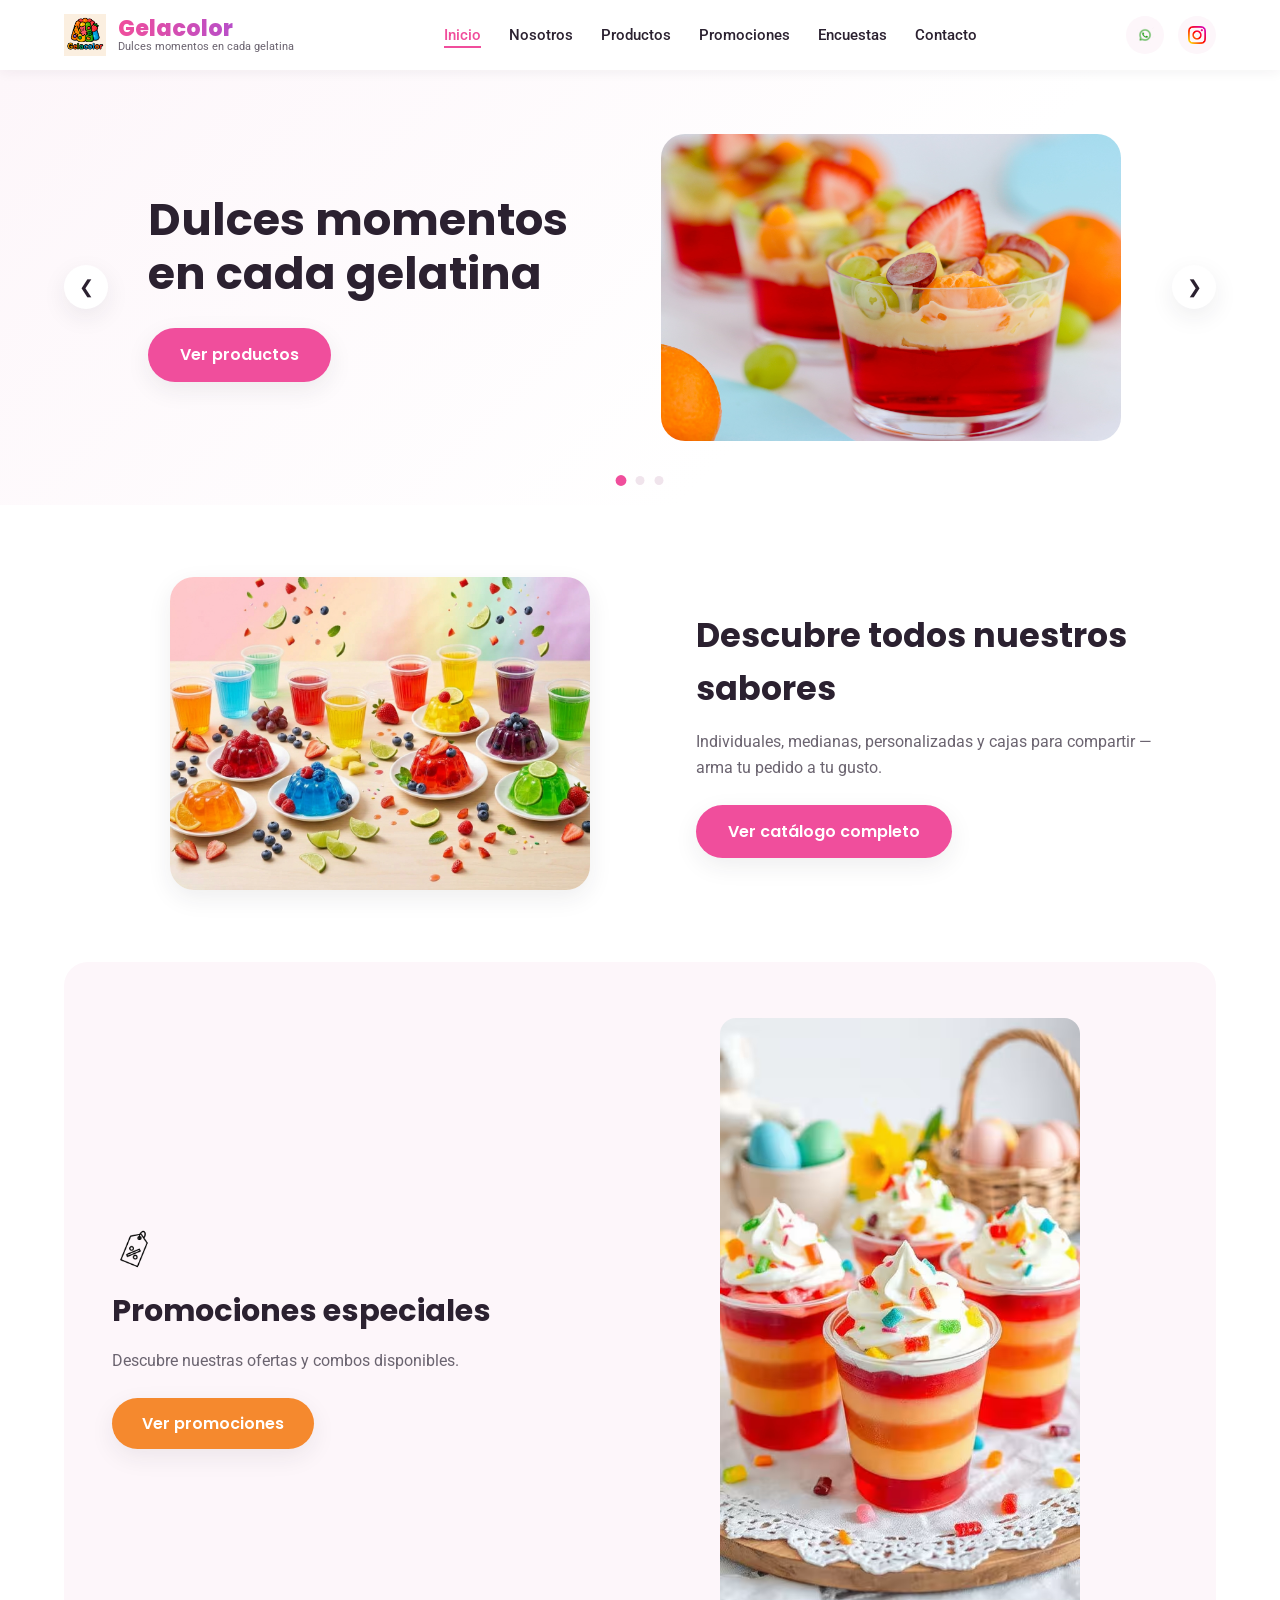
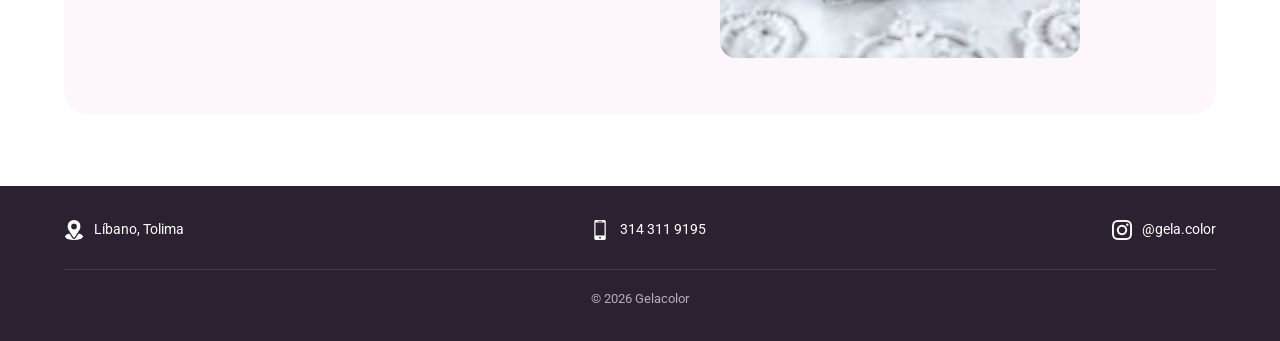
<file: index.html>
<!DOCTYPE html>
<html lang="es">
<head>
  <meta charset="UTF-8">
  <meta name="viewport" content="width=device-width, initial-scale=1.0">
  <title>Gelacolor - Dulces momentos en cada gelatina</title>
  <link rel="icon" type="image/png" href="img/logo.png">
  <link rel="stylesheet" href="style.css">
</head>
<body>

  <!-- ===================== HEADER / NAVBAR ===================== -->
  <header class="header">
    <div class="header__logo-container">
      <!-- IMAGEN: Ícono/logo de gelatina de Gelacolor (ej. logo-gelacolor.png) -->
      <img src="img/logo.png" alt="Logo Gelacolor" class="header__logo-icon">
      <div class="header__brand">
        <a href="index.html" class="header__logo-text">Gelacolor</a>
        <span class="header__slogan">Dulces momentos en cada gelatina</span>
      </div>
    </div>

    <nav class="nav-menu">
      <ul class="nav-menu__list">
        <li class="nav-menu__item"><a href="#inicio" class="nav-menu__link">Inicio</a></li>
        <li class="nav-menu__item"><a href="nosotros.html" class="nav-menu__link">Nosotros</a></li>
        <li class="nav-menu__item"><a href="productos.html" class="nav-menu__link">Productos</a></li>
        <li class="nav-menu__item"><a href="#promociones" class="nav-menu__link">Promociones</a></li>
        <li class="nav-menu__item"><a href="encuestas.html" class="nav-menu__link">Encuestas</a></li>
        <li class="nav-menu__item"><a href="contacto.html" class="nav-menu__link">Contacto</a></li>
      </ul>
    </nav>

    <button class="header__menu-toggle" aria-label="Abrir menú" aria-expanded="false">
      <span class="header__menu-toggle-bar"></span>
      <span class="header__menu-toggle-bar"></span>
      <span class="header__menu-toggle-bar"></span>
    </button>

    <div class="header__social-icons">
      <!-- IMAGEN: Ícono de WhatsApp (ej. icon-whatsapp.svg) -->
      <a href="https://wa.me/573143119195" class="header__social-link" aria-label="WhatsApp" target="_blank" rel="noopener">
        <img src="img/icon-whats.png" alt="WhatsApp" class="header__social-icon">
      </a>
      <!-- IMAGEN: Ícono de Instagram (ej. icon-instagram.svg) -->
      <a href="https://www.instagram.com/gela.color/" class="header__social-link" aria-label="Instagram" target="_blank" rel="noopener">
        <img src="img/icon-ig.png " alt="Instagram" class="header__social-icon">
      </a>
    </div>
  </header>

  <main class="main">

    <!-- ===================== SECCIÓN HERO ===================== -->
    <section id="inicio" class="hero-section">
      <button class="hero-section__arrow hero-section__arrow--left" aria-label="Anterior">&#10094;</button>

      <div class="hero-section__content">
        <h1 class="hero-section__title" id="heroTitle">Dulces momentos en cada gelatina</h1>
        <a href="productos.html" class="hero-section__button">Ver productos</a>
      </div>

      <div class="hero-section__image-container">
        <!-- IMAGEN: Foto principal de gelatina con frutas (fresa y pera) (ej. hero-gelatina.png) -->
        <img src="img/gelatina-con-frutas.jpg" alt="Gelatina con frutas" class="hero-section__image" id="heroImage">
      </div>

      <button class="hero-section__arrow hero-section__arrow--right" aria-label="Siguiente">&#10095;</button>

      <div class="hero-section__dots">
        <span class="hero-section__dot hero-section__dot--active"></span>
        <span class="hero-section__dot"></span>
        <span class="hero-section__dot"></span>
      </div>
    </section>

    <!-- ===================== TEASER DE PRODUCTOS ===================== -->
    <section id="productos" class="productos-teaser js-reveal">
      <div class="productos-teaser__image-container">
        <img src="img/hero-variedad-sabores.jpg" alt="Variedad de gelatinas Gelacolor" class="productos-teaser__image">
      </div>
      <div class="productos-teaser__content">
        <h2 class="productos-teaser__title">Descubre todos nuestros sabores</h2>
        <p class="productos-teaser__text">Individuales, medianas, personalizadas y cajas para compartir — arma tu pedido a tu gusto.</p>
        <a href="productos.html" class="productos-teaser__button">Ver catálogo completo</a>
      </div>
    </section>

    <!-- ===================== PROMOCIONES ESPECIALES ===================== -->
    <section id="promociones" class="promo-section js-reveal">
      <div class="promo-section__content">
        <!-- IMAGEN: Ícono de etiqueta de descuento (ej. icon-descuento.svg) -->
        <img src="img/icon-descuento.png" alt="Ícono de descuento" class="promo-section__icon">
        <h2 class="promo-section__title">Promociones especiales</h2>
        <p class="promo-section__text">Descubre nuestras ofertas y combos disponibles.</p>
        <a href="promociones.html" class="promo-section__button">Ver promociones</a>
      </div>

      <div class="promo-section__image-container">
        <!-- IMAGEN: Foto de productos/gelatinas empacadas (ej. promo-productos.png) -->
        <img src="img/gelatina-promo.avif" alt="Productos empacados Gelacolor" class="promo-section__image">
      </div>
    </section>

  </main>

  <!-- ===================== FOOTER ===================== -->
  <footer id="contacto" class="footer">
    <a href="https://www.google.com/maps/place/4%C2%B055'12.3%22N+75%C2%B003'40.2%22W/@4.9200886,-75.0637416,17z/data=!3m1!4b1!4m4!3m3!8m2!3d4.9200833!4d-75.0611667?entry=ttu&g_ep=EgoyMDI2MDkwOS4wIKXMDSoASAFQAw%3D%3D" class="footer__item" target="_blank" rel="noopener">
      <img src="img/icon-location.png" alt="Ubicación" class="footer__icon">
      <span class="footer__text">Líbano, Tolima</span>
    </a>

    <a href="https://wa.me/573143119195" class="footer__item" target="_blank" rel="noopener">
      <!-- IMAGEN: Ícono de teléfono/WhatsApp (ej. icon-phone.svg) -->
      <img src="img/icon-phone.png" alt="Teléfono" class="footer__icon">
      <span class="footer__text">314 311 9195</span>
    </a>

    <a href="https://www.instagram.com/gela.color/" class="footer__item" target="_blank" rel="noopener">
      <!-- IMAGEN: Ícono de Instagram (ej. icon-instagram.svg) -->
      <img src="img/icon-ig.png" alt="Instagram" class="footer__icon">
      <span class="footer__text">@gela.color</span>
    </a>

    <div class="footer__copyright">
      <span>&copy; 2026 Gelacolor</span>
    </div>
  </footer>

</body>
<script src="script.js"></script>
</html>
</file>
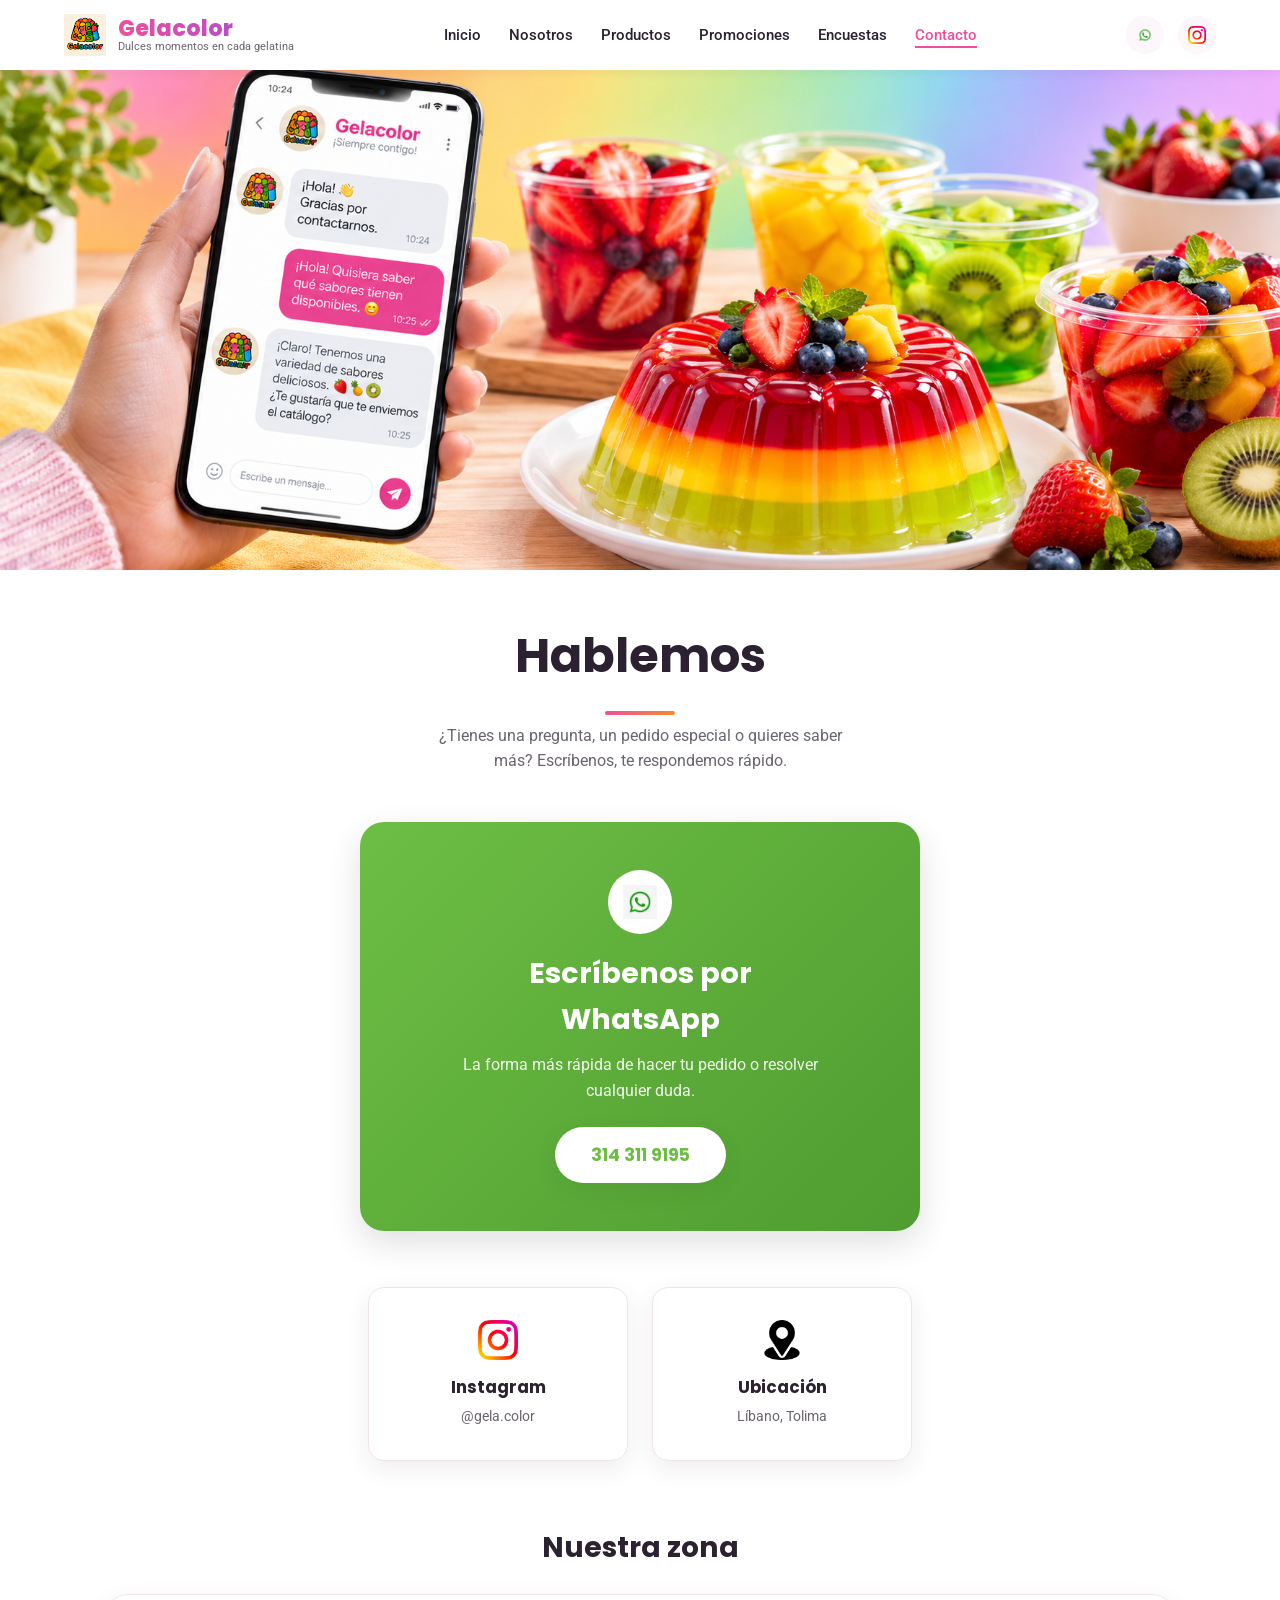
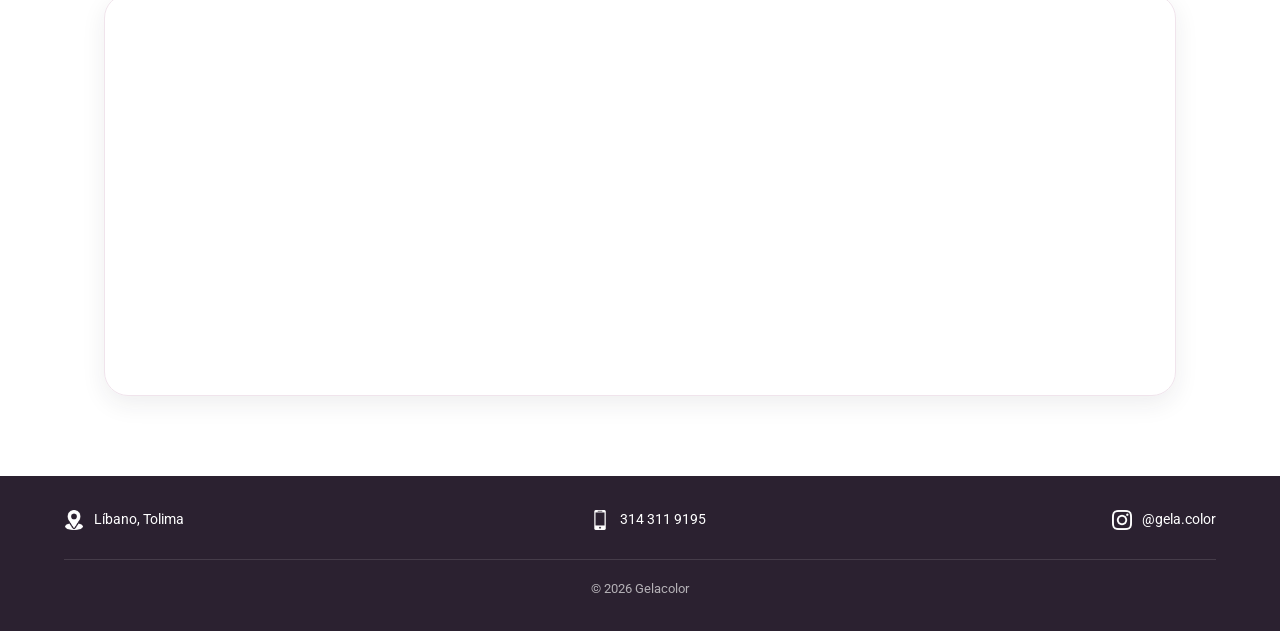
<file: contacto.html>
<!DOCTYPE html>
<html lang="es">
<head>
  <meta charset="UTF-8">
  <meta name="viewport" content="width=device-width, initial-scale=1.0">
  <title>Contacto | Gelacolor</title>
  <link rel="icon" type="image/png" href="img/logo.png">
  <link rel="stylesheet" href="style.css">
  <link rel="stylesheet" href="contacto.css">
</head>
<body>

  <!-- ===================== HEADER / NAVBAR ===================== -->
  <header class="header">
    <div class="header__logo-container">
      <img src="img/logo.png" alt="Logo Gelacolor" class="header__logo-icon">
      <div class="header__brand">
        <a href="index.html" class="header__logo-text">Gelacolor</a>
        <span class="header__slogan">Dulces momentos en cada gelatina</span>
      </div>
    </div>

    <nav class="nav-menu">
      <ul class="nav-menu__list">
        <li class="nav-menu__item"><a href="index.html" class="nav-menu__link">Inicio</a></li>
        <li class="nav-menu__item"><a href="nosotros.html" class="nav-menu__link">Nosotros</a></li>
        <li class="nav-menu__item"><a href="productos.html" class="nav-menu__link">Productos</a></li>
        <li class="nav-menu__item"><a href="promociones.html" class="nav-menu__link">Promociones</a></li>
        <li class="nav-menu__item"><a href="encuestas.html" class="nav-menu__link">Encuestas</a></li>
        <li class="nav-menu__item"><a href="contacto.html" class="nav-menu__link nav-menu__link--active">Contacto</a></li>
      </ul>
    </nav>

    <button class="header__menu-toggle" aria-label="Abrir menú" aria-expanded="false">
      <span class="header__menu-toggle-bar"></span>
      <span class="header__menu-toggle-bar"></span>
      <span class="header__menu-toggle-bar"></span>
    </button>

    <div class="header__social-icons">
      <a href="https://wa.me/573143119195" class="header__social-link" aria-label="WhatsApp" target="_blank" rel="noopener">
        <img src="img/icon-whats.png" alt="WhatsApp" class="header__social-icon">
      </a>
      <a href="https://www.instagram.com/gela.color/" class="header__social-link" aria-label="Instagram" target="_blank" rel="noopener">
        <img src="img/icon-ig.png" alt="Instagram" class="header__social-icon">
      </a>
    </div>
  </header>

  <!-- ===================== CONTENIDO PRINCIPAL ===================== -->
  <main class="main">

    <!-- Banner de encabezado -->
    <section class="contacto-banner">
      <img src="img/contacot-banner.png" alt="Contáctanos - Gelacolor" class="contacto-banner__image">
    </section>

    <!-- Título principal -->
    <h1 class="contacto-titulo">Hablemos</h1>
    <p class="contacto-subtitulo">¿Tienes una pregunta, un pedido especial o quieres saber más? Escríbenos, te respondemos rápido.</p>

    <!-- ===================== CTA WHATSAPP DESTACADO ===================== -->
    <section class="contacto-whatsapp js-reveal">
      <div class="contacto-whatsapp__icono">
        <img src="img/icon-whats.jpg" alt="WhatsApp" class="contacto-whatsapp__icono-img">
      </div>
      <h2 class="contacto-whatsapp__title">Escríbenos por WhatsApp</h2>
      <p class="contacto-whatsapp__text">La forma más rápida de hacer tu pedido o resolver cualquier duda.</p>
      <a href="https://wa.me/573143119195?text=Hola%2C%20quiero%20hacer%20una%20consulta" class="contacto-whatsapp__button" target="_blank" rel="noopener">314 311 9195</a>
    </section>

    <!-- ===================== TARJETAS DE CONTACTO ===================== -->
    <section class="contacto-tarjetas js-reveal">

      <a href="https://www.instagram.com/gela.color/" class="contacto-tarjeta" target="_blank" rel="noopener">
        <img src="img/icon-ig.png" alt="Instagram" class="contacto-tarjeta__icono">
        <h3 class="contacto-tarjeta__title">Instagram</h3>
        <p class="contacto-tarjeta__text">@gela.color</p>
      </a>

      <a href="https://www.google.com/maps/search/?api=1&query=4.920083,-75.061667" class="contacto-tarjeta" target="_blank" rel="noopener">
        <img src="img/icon-location.png" alt="Ubicación" class="contacto-tarjeta__icono">
        <h3 class="contacto-tarjeta__title">Ubicación</h3>
        <p class="contacto-tarjeta__text">Líbano, Tolima</p>
      </a>

    </section>

    <!-- ===================== MAPA ===================== -->
    <section class="contacto-mapa js-reveal">
      <h2 class="contacto-mapa__title">Nuestra zona</h2>
      <div class="contacto-mapa__contenedor">
        <iframe
          src="https://www.google.com/maps?q=L%C3%ADbano,+Tolima,+Colombia&output=embed"
          width="100%"
          height="400"
          style="border:0;"
          allowfullscreen=""
          loading="lazy"
          referrerpolicy="no-referrer-when-downgrade"
          class="contacto-mapa__iframe"
          title="Ubicación de Gelacolor en Líbano, Tolima">
        </iframe>
      </div>
    </section>

  </main>

  <!-- ===================== FOOTER ===================== -->
  <footer class="footer">
    <a href="https://www.google.com/maps/place/4%C2%B055'12.3%22N+75%C2%B003'40.2%22W/@4.9200886,-75.0637416,17z/data=!3m1!4b1!4m4!3m3!8m2!3d4.9200833!4d-75.0611667?entry=ttu&g_ep=EgoyMDI2MDkwOS4wIKXMDSoASAFQAw%3D%3D" class="footer__item" target="_blank" rel="noopener">
      <img src="img/icon-location.png" alt="Ubicación" class="footer__icon">
      <span class="footer__text">Líbano, Tolima</span>
    </a>

    <a href="https://wa.me/573143119195" class="footer__item" target="_blank" rel="noopener">
      <img src="img/icon-phone.png" alt="Teléfono" class="footer__icon">
      <span class="footer__text">314 311 9195</span>
    </a>

    <a href="https://www.instagram.com/gela.color/" class="footer__item" target="_blank" rel="noopener">
      <img src="img/icon-ig.png" alt="Instagram" class="footer__icon">
      <span class="footer__text">@gela.color</span>
    </a>

    <div class="footer__copyright">
      <span>&copy; 2026 Gelacolor</span>
    </div>
  </footer>

  <script src="contacto.js"></script>
</body>
</html>
</file>
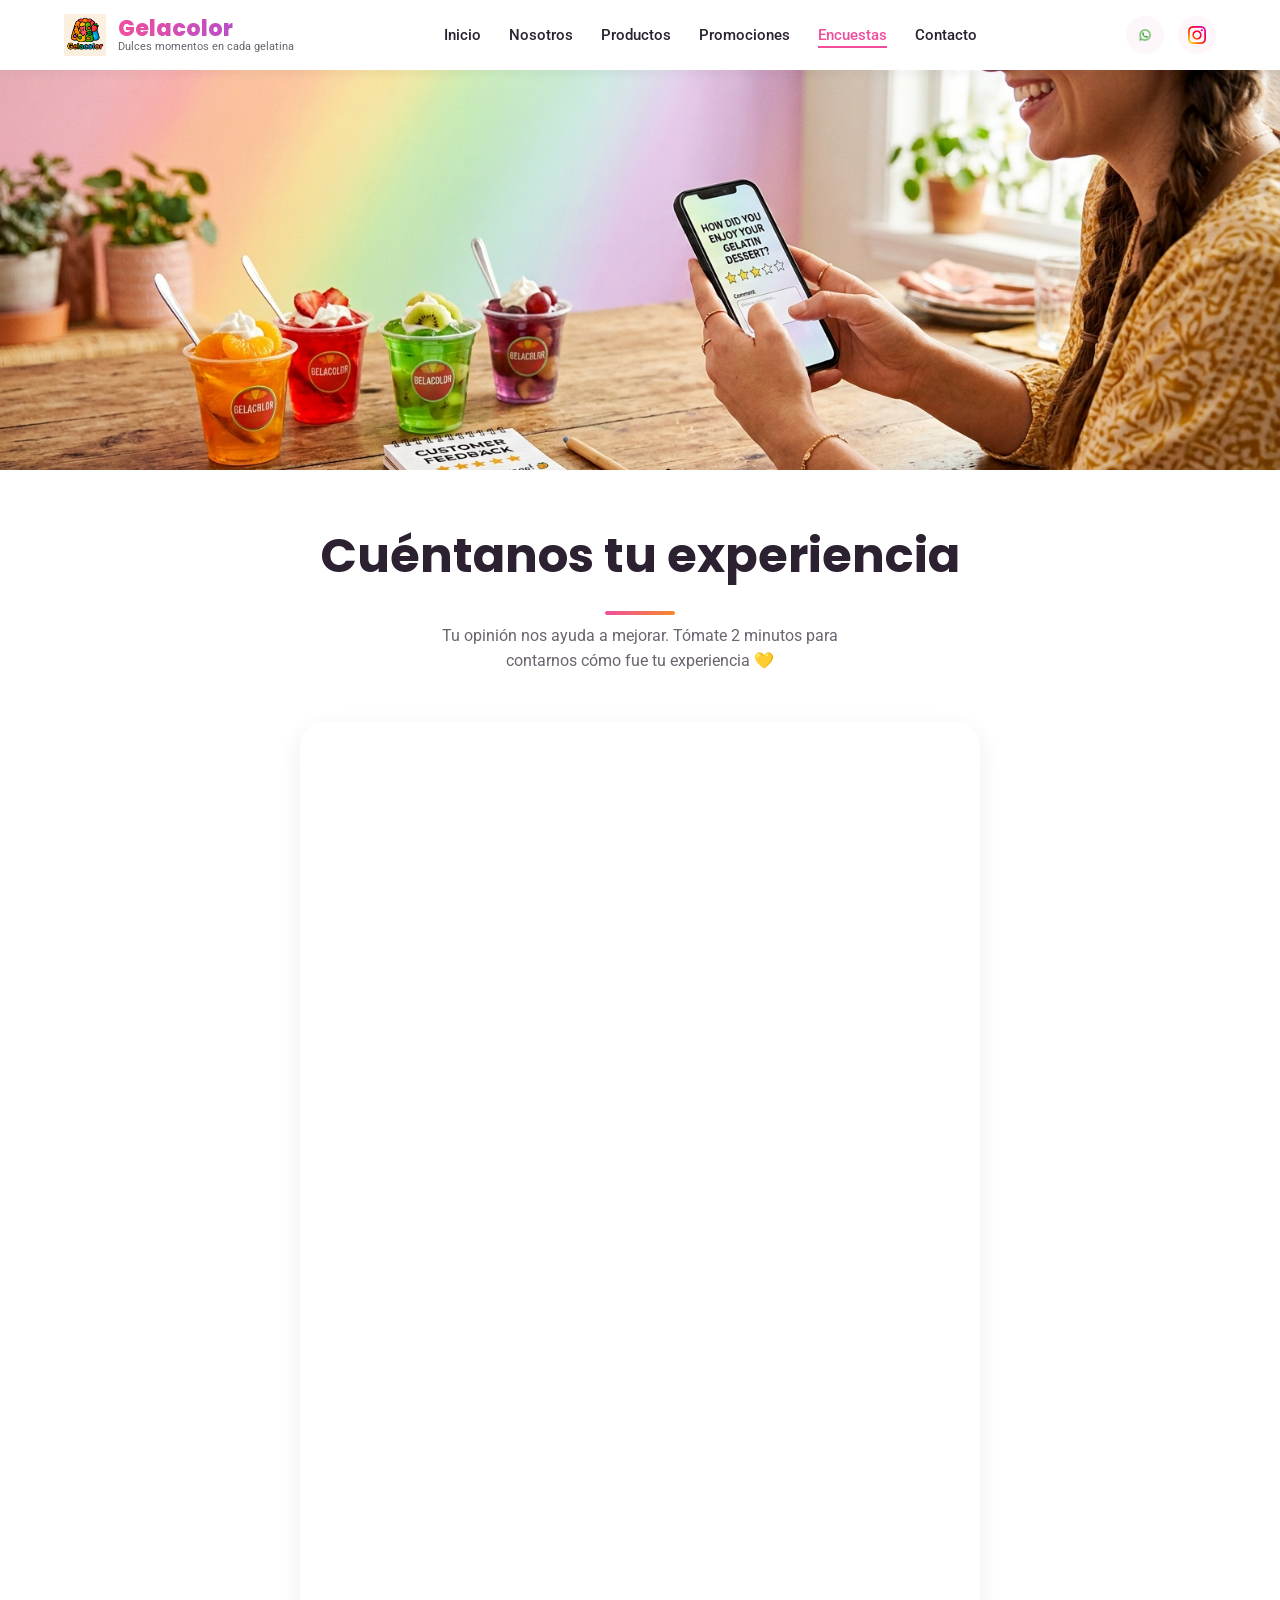
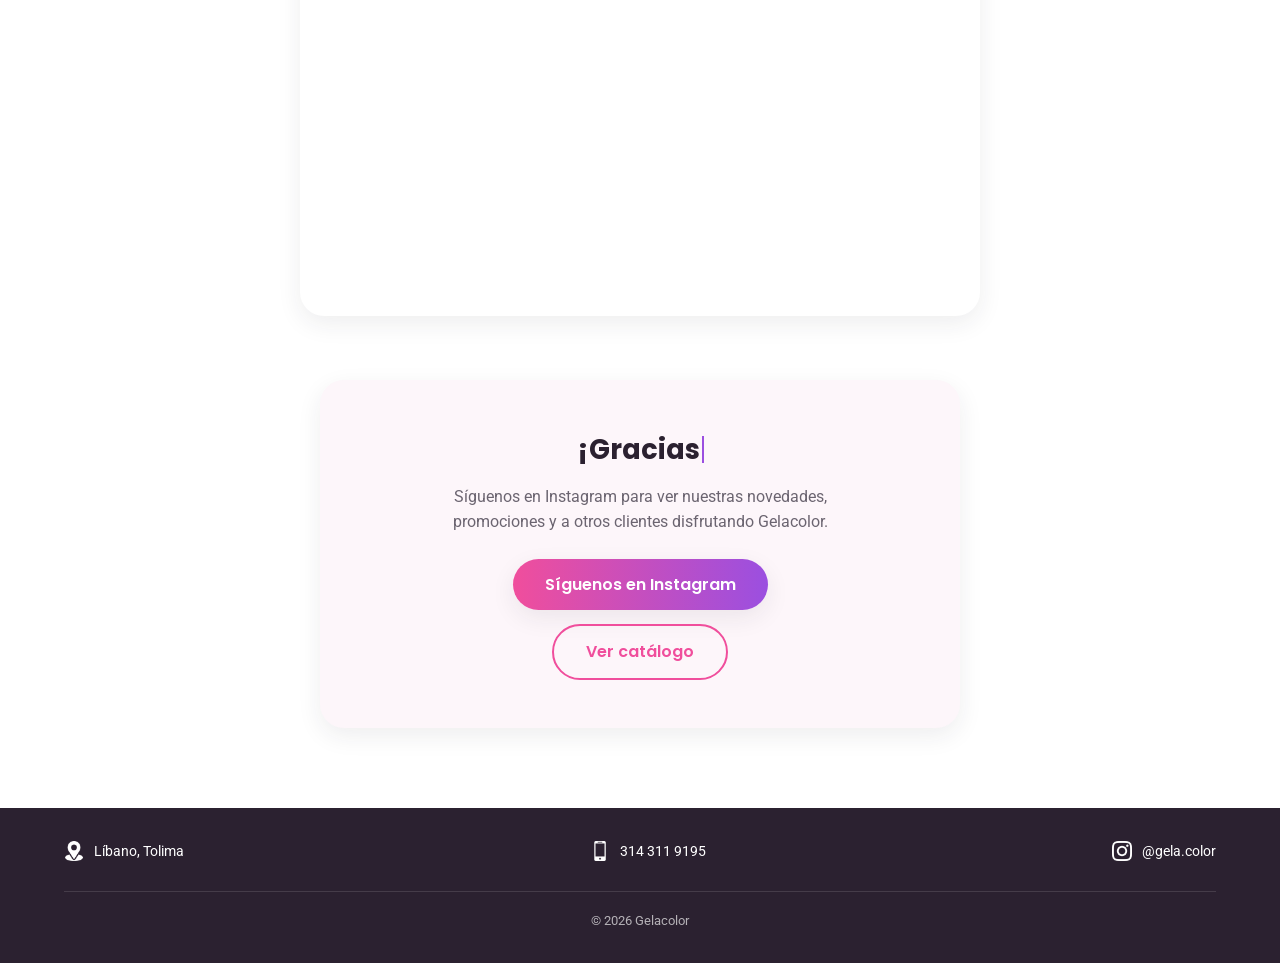
<file: encuestas.html>
<!DOCTYPE html>
<html lang="es">
<head>
  <meta charset="UTF-8">
  <meta name="viewport" content="width=device-width, initial-scale=1.0">
  <title>Encuestas | Gelacolor</title>
  <link rel="icon" type="image/png" href="img/logo.png">
  <link rel="stylesheet" href="style.css">
  <link rel="stylesheet" href="encuestas.css">
</head>
<body>

  <!-- ===================== HEADER / NAVBAR ===================== -->
  <header class="header">
    <div class="header__logo-container">
      <img src="img/logo.png" alt="Logo Gelacolor" class="header__logo-icon">
      <div class="header__brand">
        <a href="index.html" class="header__logo-text">Gelacolor</a>
        <span class="header__slogan">Dulces momentos en cada gelatina</span>
      </div>
    </div>

    <nav class="nav-menu">
      <ul class="nav-menu__list">
        <li class="nav-menu__item"><a href="index.html" class="nav-menu__link">Inicio</a></li>
        <li class="nav-menu__item"><a href="nosotros.html" class="nav-menu__link">Nosotros</a></li>
        <li class="nav-menu__item"><a href="productos.html" class="nav-menu__link">Productos</a></li>
        <li class="nav-menu__item"><a href="promociones.html" class="nav-menu__link">Promociones</a></li>
        <li class="nav-menu__item"><a href="encuestas.html" class="nav-menu__link nav-menu__link--active">Encuestas</a></li>
        <li class="nav-menu__item"><a href="contacto.html" class="nav-menu__link">Contacto</a></li>
      </ul>
    </nav>

    <button class="header__menu-toggle" aria-label="Abrir menú" aria-expanded="false">
      <span class="header__menu-toggle-bar"></span>
      <span class="header__menu-toggle-bar"></span>
      <span class="header__menu-toggle-bar"></span>
    </button>

    <div class="header__social-icons">
      <a href="https://wa.me/573143119195" class="header__social-link" aria-label="WhatsApp" target="_blank" rel="noopener">
        <img src="img/icon-whats.png" alt="WhatsApp" class="header__social-icon">
      </a>
      <a href="https://www.instagram.com/gela.color/" class="header__social-link" aria-label="Instagram" target="_blank" rel="noopener">
        <img src="img/icon-ig.png" alt="Instagram" class="header__social-icon">
      </a>
    </div>
  </header>

  <!-- ===================== CONTENIDO PRINCIPAL ===================== -->
  <main class="main">

    <!-- Banner de encabezado -->
    <section class="encuestas-banner">
      <img src="img/encuestas-banner.jpg" alt="Cuéntanos tu experiencia con Gelacolor" class="encuestas-banner__image">
    </section>

    <!-- Título principal -->
    <h1 class="encuestas-titulo">Cuéntanos tu experiencia</h1>
    <p class="encuestas-subtitulo">Tu opinión nos ayuda a mejorar. Tómate 2 minutos para contarnos cómo fue tu experiencia 💛</p>

    <!-- ===================== FORMULARIO EMBEBIDO ===================== -->
    <section class="encuestas-formulario js-reveal">
      <div class="encuestas-formulario__contenedor">
        <iframe
          src="https://docs.google.com/forms/d/e/1FAIpQLSft62KZhWRaY90YHWqlbSXsyhlr6iwJxefawPIteay1Z8moDw/viewform?embedded=true"
          width="640"
          height="1154"
          frameborder="0"
          marginheight="0"
          marginwidth="0"
          class="encuestas-formulario__iframe">
          Cargando…
        </iframe>
      </div>
    </section>

    <!-- ===================== CTA DE CIERRE ===================== -->
    <section class="encuestas-cta js-reveal">
      <h2 class="encuestas-cta__title" data-text="¡Gracias por tomarte el tiempo!"></h2>
      <p class="encuestas-cta__text">Síguenos en Instagram para ver nuestras novedades, promociones y a otros clientes disfrutando Gelacolor.</p>
      <div class="encuestas-cta__botones">
        <a href="https://www.instagram.com/gela.color/" class="encuestas-cta__button" target="_blank" rel="noopener">Síguenos en Instagram</a>
        <a href="productos.html" class="encuestas-cta__button encuestas-cta__button--secundario">Ver catálogo</a>
      </div>
    </section>

  </main>

  <!-- ===================== FOOTER ===================== -->
  <footer class="footer">
    <a href="https://www.google.com/maps/place/4%C2%B055'12.3%22N+75%C2%B003'40.2%22W/@4.9200886,-75.0637416,17z/data=!3m1!4b1!4m4!3m3!8m2!3d4.9200833!4d-75.0611667?entry=ttu&g_ep=EgoyMDI2MDkwOS4wIKXMDSoASAFQAw%3D%3D" class="footer__item" target="_blank" rel="noopener">
      <img src="img/icon-location.png" alt="Ubicación" class="footer__icon">
      <span class="footer__text">Líbano, Tolima</span>
    </a>

    <a href="https://wa.me/573143119195" class="footer__item" target="_blank" rel="noopener">
      <img src="img/icon-phone.png" alt="Teléfono" class="footer__icon">
      <span class="footer__text">314 311 9195</span>
    </a>

    <a href="https://www.instagram.com/gela.color/" class="footer__item" target="_blank" rel="noopener">
      <img src="img/icon-ig.png" alt="Instagram" class="footer__icon">
      <span class="footer__text">@gela.color</span>
    </a>

    <div class="footer__copyright">
      <span>&copy; 2026 Gelacolor</span>
    </div>
  </footer>

  <script src="encuestas.js"></script>
</body>
</html>
</file>
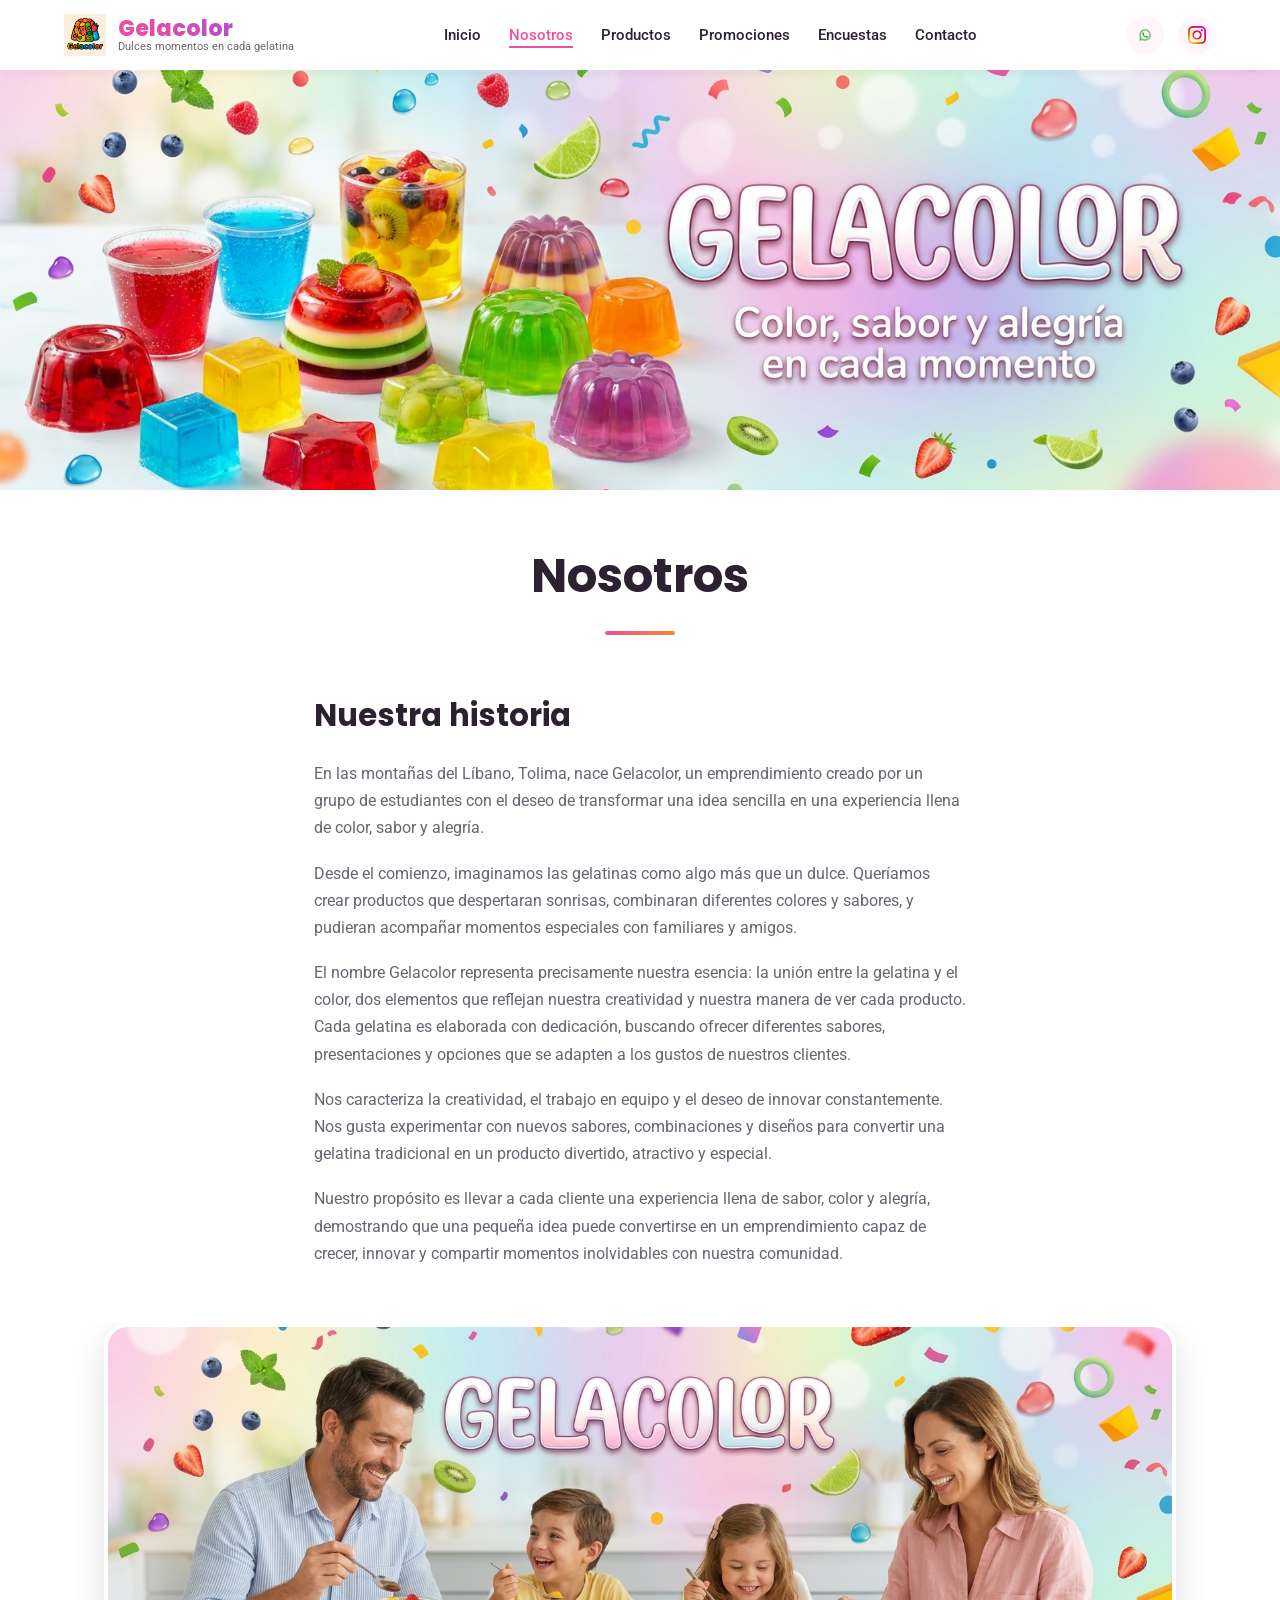
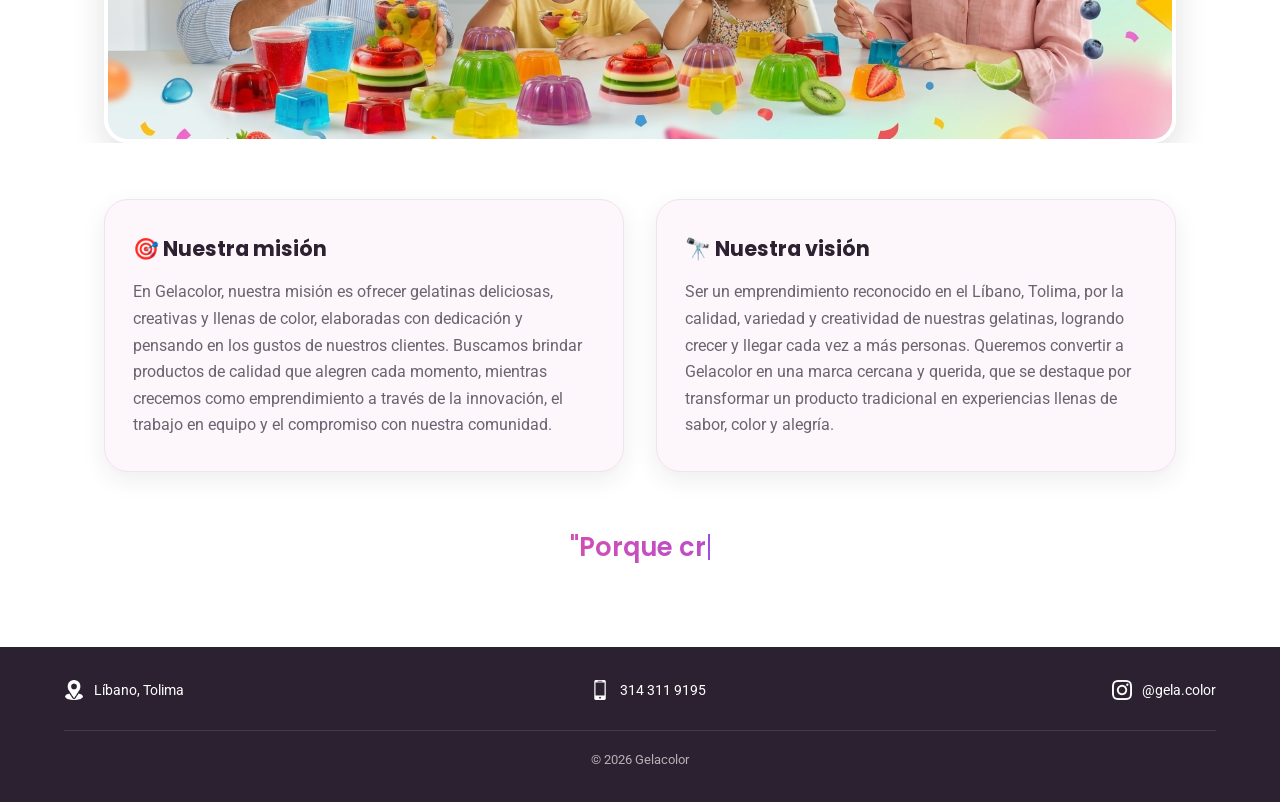
<file: nosotros.html>
<!DOCTYPE html>
<html lang="es">
<head>
  <meta charset="UTF-8">
  <meta name="viewport" content="width=device-width, initial-scale=1.0">
  <title>Nosotros | Gelacolor</title>
  <link rel="icon" type="image/png" href="img/logo.png">
  <link rel="stylesheet" href="style.css">
  <link rel="stylesheet" href="nosotros.css">
</head>
<body>

  <!-- ===================== HEADER / NAVBAR ===================== -->
  <header class="header">
    <div class="header__logo-container">
      <img src="img/logo.png" alt="Logo Gelacolor" class="header__logo-icon">
      <div class="header__brand">
        <a href="index.html" class="header__logo-text">Gelacolor</a>
        <span class="header__slogan">Dulces momentos en cada gelatina</span>
      </div>
    </div>

    <nav class="nav-menu">
      <ul class="nav-menu__list">
        <li class="nav-menu__item"><a href="index.html" class="nav-menu__link">Inicio</a></li>
        <li class="nav-menu__item"><a href="nosotros.html" class="nav-menu__link nav-menu__link--active">Nosotros</a></li>
        <li class="nav-menu__item"><a href="productos.html" class="nav-menu__link">Productos</a></li>
        <li class="nav-menu__item"><a href="promociones.html" class="nav-menu__link">Promociones</a></li>
        <li class="nav-menu__item"><a href="encuestas.html" class="nav-menu__link">Encuestas</a></li>
        <li class="nav-menu__item"><a href="contacto.html" class="nav-menu__link">Contacto</a></li>
      </ul>
    </nav>

    <button class="header__menu-toggle" aria-label="Abrir menú" aria-expanded="false">
      <span class="header__menu-toggle-bar"></span>
      <span class="header__menu-toggle-bar"></span>
      <span class="header__menu-toggle-bar"></span>
    </button>

    <div class="header__social-icons">
      <a href="https://wa.me/573143119195" class="header__social-link" aria-label="WhatsApp" target="_blank" rel="noopener">
        <img src="img/icon-whats.png" alt="WhatsApp" class="header__social-icon">
      </a>
      <a href="https://www.instagram.com/gela.color/" class="header__social-link" aria-label="Instagram" target="_blank" rel="noopener">
        <img src="img/icon-ig.png" alt="Instagram" class="header__social-icon">
      </a>
    </div>
  </header>

  <!-- ===================== CONTENIDO PRINCIPAL ===================== -->
  <main class="main">

    <!-- Imagen principal de la página -->
    <section class="nosotros-banner js-reveal">
      <img src="img/banner.jpg" alt="Gelatinas de colores Gelacolor" class="nosotros-banner__image">
    </section>

    <!-- Título principal -->
    <h1 class="nosotros-titulo">Nosotros</h1>

    <!-- Nuestra historia -->
    <section class="nuestra-historia js-reveal">
      <h2 class="nuestra-historia__title">Nuestra historia</h2>
      <p>
        En las montañas del Líbano, Tolima, nace Gelacolor, un emprendimiento creado por un grupo de estudiantes con el deseo de transformar una idea sencilla en una experiencia llena de color, sabor y alegría.
      </p>
      <p>
        Desde el comienzo, imaginamos las gelatinas como algo más que un dulce. Queríamos crear productos que despertaran sonrisas, combinaran diferentes colores y sabores, y pudieran acompañar momentos especiales con familiares y amigos.
      </p>
      <p>
        El nombre Gelacolor representa precisamente nuestra esencia: la unión entre la gelatina y el color, dos elementos que reflejan nuestra creatividad y nuestra manera de ver cada producto. Cada gelatina es elaborada con dedicación, buscando ofrecer diferentes sabores, presentaciones y opciones que se adapten a los gustos de nuestros clientes.
      </p>
      <p>
        Nos caracteriza la creatividad, el trabajo en equipo y el deseo de innovar constantemente. Nos gusta experimentar con nuevos sabores, combinaciones y diseños para convertir una gelatina tradicional en un producto divertido, atractivo y especial.
      </p>
      <p>
        Nuestro propósito es llevar a cada cliente una experiencia llena de sabor, color y alegría, demostrando que una pequeña idea puede convertirse en un emprendimiento capaz de crecer, innovar y compartir momentos inolvidables con nuestra comunidad.
      </p>
    </section>

    <!-- Segunda imagen -->
    <section class="nosotros-imagen-secundaria js-reveal">
      <img src="img/nosotros-secundaria.jpg" alt="Equipo Gelacolor" class="nosotros-imagen-secundaria__image">
    </section>

    <!-- Misión y Visión -->
    <section class="mision-vision js-reveal">
      <div class="mision">
        <h2>🎯 Nuestra misión</h2>
        <p>
          En Gelacolor, nuestra misión es ofrecer gelatinas deliciosas, creativas y llenas de color, elaboradas con dedicación y pensando en los gustos de nuestros clientes. Buscamos brindar productos de calidad que alegren cada momento, mientras crecemos como emprendimiento a través de la innovación, el trabajo en equipo y el compromiso con nuestra comunidad.
        </p>
      </div>
      <div class="vision">
        <h2>🔭 Nuestra visión</h2>
        <p>
          Ser un emprendimiento reconocido en el Líbano, Tolima, por la calidad, variedad y creatividad de nuestras gelatinas, logrando crecer y llegar cada vez a más personas. Queremos convertir a Gelacolor en una marca cercana y querida, que se destaque por transformar un producto tradicional en experiencias llenas de sabor, color y alegría.
        </p>
      </div>
    </section>

    <!-- Frase final -->
    <section class="frase-destacada js-reveal">
      <p class="frase-destacada__text" data-text="&quot;Porque creemos que cada momento puede ser más dulce cuando está lleno de sabor, color y alegría.&quot;"></p>
    </section>

  </main>

  <!-- ===================== FOOTER ===================== -->
  <footer class="footer">
    <a href="https://www.google.com/maps/place/4%C2%B055'12.3%22N+75%C2%B003'40.2%22W/@4.9200886,-75.0637416,17z/data=!3m1!4b1!4m4!3m3!8m2!3d4.9200833!4d-75.0611667?entry=ttu&g_ep=EgoyMDI2MDkwOS4wIKXMDSoASAFQAw%3D%3D" class="footer__item" target="_blank" rel="noopener">
      <img src="img/icon-location.png" alt="Ubicación" class="footer__icon">
      <span class="footer__text">Líbano, Tolima</span>
    </a>

    <a href="https://wa.me/573143119195" class="footer__item" target="_blank" rel="noopener">
      <img src="img/icon-phone.png" alt="Teléfono" class="footer__icon">
      <span class="footer__text">314 311 9195</span>
    </a>

    <a href="https://www.instagram.com/gela.color/" class="footer__item" target="_blank" rel="noopener">
      <img src="img/icon-ig.png" alt="Instagram" class="footer__icon">
      <span class="footer__text">@gela.color</span>
    </a>

    <div class="footer__copyright">
      <span>&copy; 2026 Gelacolor</span>
    </div>
  </footer>

  <script src="nosotros.js"></script>
</body>
</html>
</file>
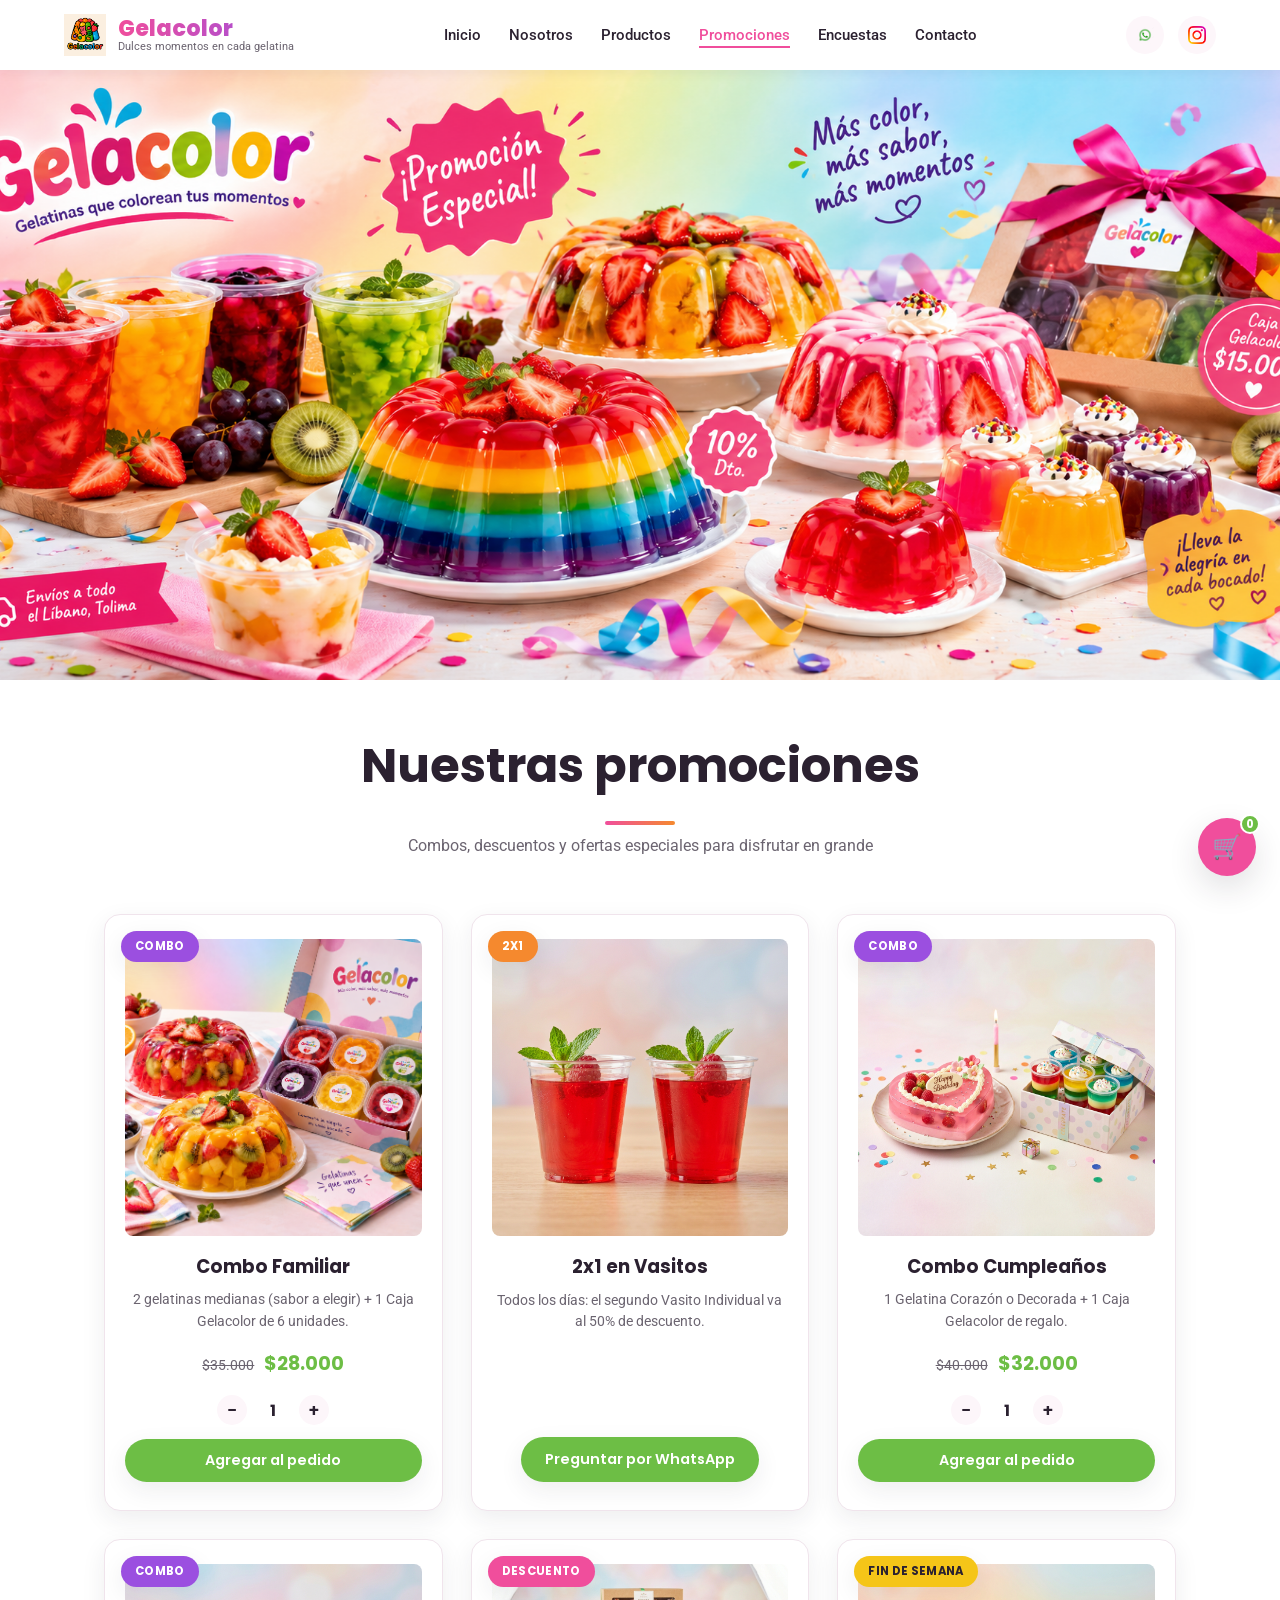
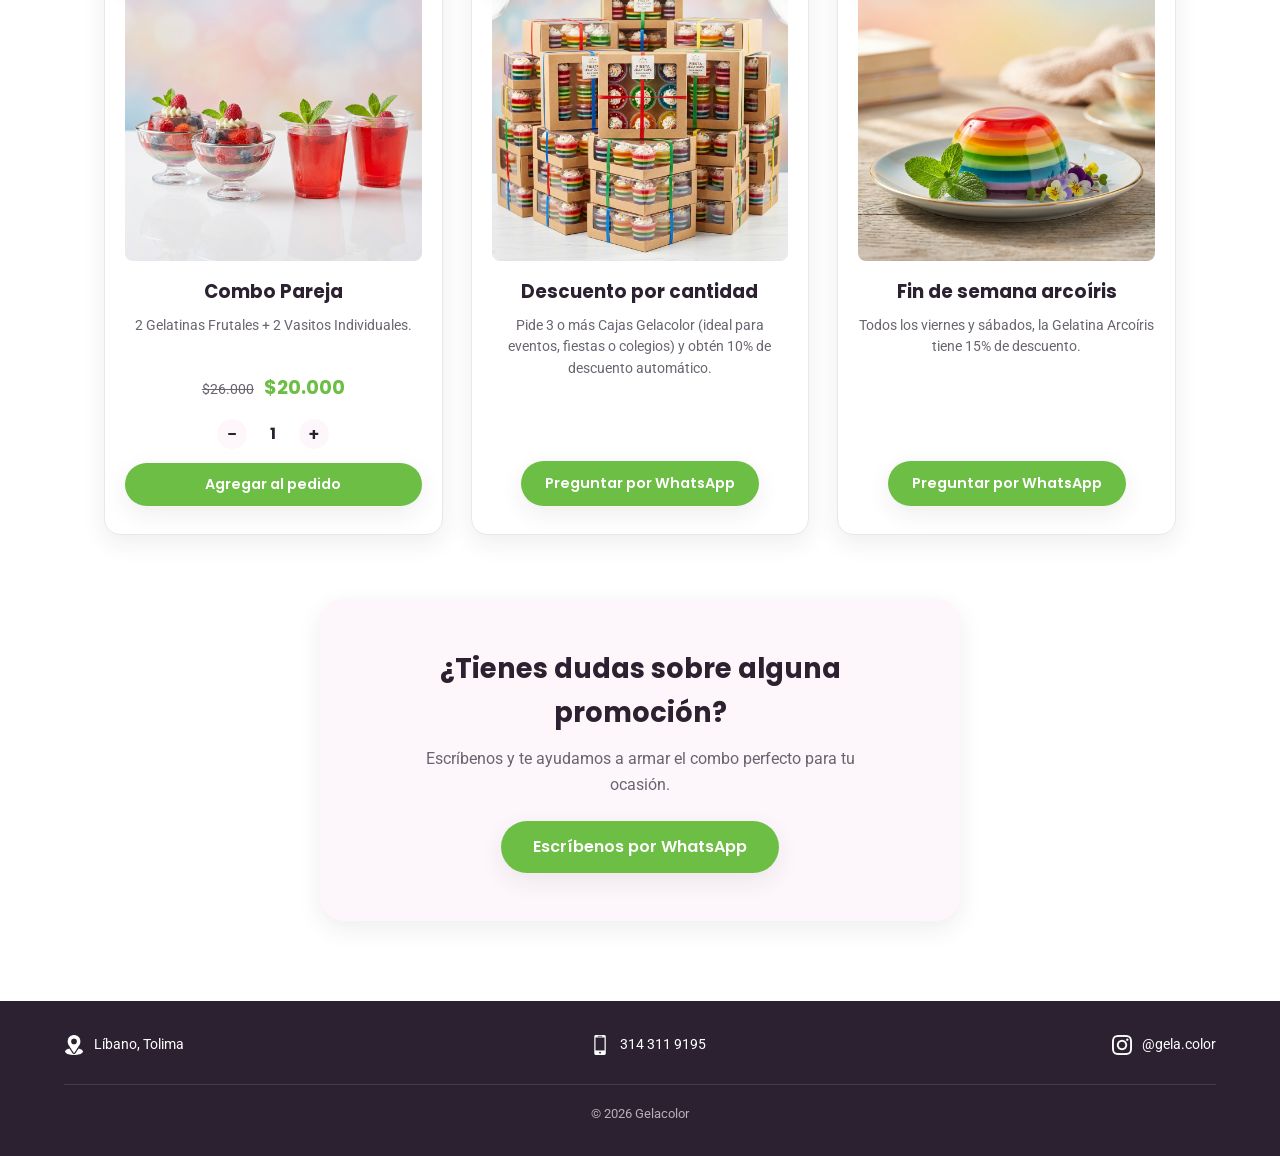
<file: promociones.html>
<!DOCTYPE html>
<html lang="es">
<head>
  <meta charset="UTF-8">
  <meta name="viewport" content="width=device-width, initial-scale=1.0">
  <title>Promociones | Gelacolor</title>
  <link rel="icon" type="image/png" href="img/logo.png">
  <link rel="stylesheet" href="style.css">
  <link rel="stylesheet" href="promociones.css">
</head>
<body>

  <!-- ===================== HEADER / NAVBAR ===================== -->
  <header class="header">
    <div class="header__logo-container">
      <img src="img/logo.png" alt="Logo Gelacolor" class="header__logo-icon">
      <div class="header__brand">
        <a href="index.html" class="header__logo-text">Gelacolor</a>
        <span class="header__slogan">Dulces momentos en cada gelatina</span>
      </div>
    </div>

    <nav class="nav-menu">
      <ul class="nav-menu__list">
        <li class="nav-menu__item"><a href="index.html" class="nav-menu__link">Inicio</a></li>
        <li class="nav-menu__item"><a href="nosotros.html" class="nav-menu__link">Nosotros</a></li>
        <li class="nav-menu__item"><a href="productos.html" class="nav-menu__link">Productos</a></li>
        <li class="nav-menu__item"><a href="promociones.html" class="nav-menu__link nav-menu__link--active">Promociones</a></li>
        <li class="nav-menu__item"><a href="encuestas.html" class="nav-menu__link">Encuestas</a></li>
        <li class="nav-menu__item"><a href="contacto.html" class="nav-menu__link">Contacto</a></li>
      </ul>
    </nav>

    <button class="header__menu-toggle" aria-label="Abrir menú" aria-expanded="false">
      <span class="header__menu-toggle-bar"></span>
      <span class="header__menu-toggle-bar"></span>
      <span class="header__menu-toggle-bar"></span>
    </button>

    <div class="header__social-icons">
      <a href="https://wa.me/573143119195" class="header__social-link" aria-label="WhatsApp" target="_blank" rel="noopener">
        <img src="img/icon-whats.png" alt="WhatsApp" class="header__social-icon">
      </a>
      <a href="https://www.instagram.com/gela.color/" class="header__social-link" aria-label="Instagram" target="_blank" rel="noopener">
        <img src="img/icon-ig.png" alt="Instagram" class="header__social-icon">
      </a>
    </div>
  </header>

  <!-- ===================== CONTENIDO PRINCIPAL ===================== -->
  <main class="main">

    <!-- Banner de encabezado -->
    <section class="promociones-banner">
      <img src="img/promociones-banner.png" alt="Promociones Gelacolor" class="promociones-banner__image">
    </section>

    <!-- Título principal -->
    <h1 class="promociones-titulo">Nuestras promociones</h1>
    <p class="promociones-subtitulo">Combos, descuentos y ofertas especiales para disfrutar en grande</p>

    <!-- ===================== GRID DE PROMOCIONES ===================== -->
    <div class="promociones-grid">

      <!-- 1. Combo Familiar -->
      <article class="promocion-card js-reveal" data-nombre="Combo Familiar" data-presentacion="2 medianas + 1 caja" data-precio="$28.000">
        <span class="promocion-card__badge promocion-card__badge--combo">Combo</span>
        <img src="img/promo-combo-familiar.png" alt="Combo Familiar" class="promocion-card__image">
        <h3 class="promocion-card__name">Combo Familiar</h3>
        <p class="promocion-card__description">2 gelatinas medianas (sabor a elegir) + 1 Caja Gelacolor de 6 unidades.</p>
        <div class="promocion-card__precios">
          <span class="promocion-card__precio-normal">$35.000</span>
          <span class="promocion-card__precio-promo">$28.000</span>
        </div>
        <div class="promocion-card__cantidad">
          <button class="cantidad-btn cantidad-btn--menos" type="button" aria-label="Restar cantidad">&minus;</button>
          <span class="cantidad-valor">1</span>
          <button class="cantidad-btn cantidad-btn--mas" type="button" aria-label="Sumar cantidad">+</button>
        </div>
        <button class="promocion-card__agregar" type="button">Agregar al pedido</button>
      </article>

      <!-- 2. 2x1 en Vasitos -->
      <article class="promocion-card js-reveal">
        <span class="promocion-card__badge promocion-card__badge--2x1">2x1</span>
        <img src="img/promo-2x1-vasitos.jpg" alt="2x1 en Vasitos" class="promocion-card__image">
        <h3 class="promocion-card__name">2x1 en Vasitos</h3>
        <p class="promocion-card__description">Todos los días: el segundo Vasito Individual va al 50% de descuento.</p>
        <a href="https://wa.me/573143119195?text=Hola%2C%20quiero%20preguntar%20por%20la%20promo%202x1%20en%20Vasitos" class="promocion-card__whatsapp" target="_blank" rel="noopener">Preguntar por WhatsApp</a>
      </article>

      <!-- 3. Combo Cumpleaños -->
      <article class="promocion-card js-reveal" data-nombre="Combo Cumpleaños" data-presentacion="Corazón o Decorada + caja de regalo" data-precio="$32.000">
        <span class="promocion-card__badge promocion-card__badge--combo">Combo</span>
        <img src="img/promo-combo-cumpleaños.jpg" alt="Combo Cumpleaños" class="promocion-card__image">
        <h3 class="promocion-card__name">Combo Cumpleaños</h3>
        <p class="promocion-card__description">1 Gelatina Corazón o Decorada + 1 Caja Gelacolor de regalo.</p>
        <div class="promocion-card__precios">
          <span class="promocion-card__precio-normal">$40.000</span>
          <span class="promocion-card__precio-promo">$32.000</span>
        </div>
        <div class="promocion-card__cantidad">
          <button class="cantidad-btn cantidad-btn--menos" type="button" aria-label="Restar cantidad">&minus;</button>
          <span class="cantidad-valor">1</span>
          <button class="cantidad-btn cantidad-btn--mas" type="button" aria-label="Sumar cantidad">+</button>
        </div>
        <button class="promocion-card__agregar" type="button">Agregar al pedido</button>
      </article>

      <!-- 4. Combo Pareja -->
      <article class="promocion-card js-reveal" data-nombre="Combo Pareja" data-presentacion="2 frutales + 2 vasitos" data-precio="$20.000">
        <span class="promocion-card__badge promocion-card__badge--combo">Combo</span>
        <img src="img/promo-combo-pareja.jpg" alt="Combo Pareja" class="promocion-card__image">
        <h3 class="promocion-card__name">Combo Pareja</h3>
        <p class="promocion-card__description">2 Gelatinas Frutales + 2 Vasitos Individuales.</p>
        <div class="promocion-card__precios">
          <span class="promocion-card__precio-normal">$26.000</span>
          <span class="promocion-card__precio-promo">$20.000</span>
        </div>
        <div class="promocion-card__cantidad">
          <button class="cantidad-btn cantidad-btn--menos" type="button" aria-label="Restar cantidad">&minus;</button>
          <span class="cantidad-valor">1</span>
          <button class="cantidad-btn cantidad-btn--mas" type="button" aria-label="Sumar cantidad">+</button>
        </div>
        <button class="promocion-card__agregar" type="button">Agregar al pedido</button>
      </article>

      <!-- 5. Descuento por cantidad -->
      <article class="promocion-card js-reveal">
        <span class="promocion-card__badge promocion-card__badge--descuento">Descuento</span>
        <img src="img/promo-descuento-cantidad.jpg" alt="Descuento por cantidad en Cajas Gelacolor" class="promocion-card__image">
        <h3 class="promocion-card__name">Descuento por cantidad</h3>
        <p class="promocion-card__description">Pide 3 o más Cajas Gelacolor (ideal para eventos, fiestas o colegios) y obtén 10% de descuento automático.</p>
        <a href="https://wa.me/573143119195?text=Hola%2C%20quiero%20preguntar%20por%20el%20descuento%20por%20cantidad%20en%20Cajas%20Gelacolor" class="promocion-card__whatsapp" target="_blank" rel="noopener">Preguntar por WhatsApp</a>
      </article>

      <!-- 6. Fin de semana arcoíris -->
      <article class="promocion-card js-reveal">
        <span class="promocion-card__badge promocion-card__badge--finde">Fin de semana</span>
        <img src="img/promo-fin-de-semana-arcoiris.jpg" alt="Fin de semana arcoíris" class="promocion-card__image">
        <h3 class="promocion-card__name">Fin de semana arcoíris</h3>
        <p class="promocion-card__description">Todos los viernes y sábados, la Gelatina Arcoíris tiene 15% de descuento.</p>
        <a href="https://wa.me/573143119195?text=Hola%2C%20quiero%20preguntar%20por%20la%20promo%20de%20fin%20de%20semana%20en%20Gelatina%20Arco%C3%ADris" class="promocion-card__whatsapp" target="_blank" rel="noopener">Preguntar por WhatsApp</a>
      </article>

    </div>

    <!-- ===================== CTA FINAL ===================== -->
    <section class="promociones-cta js-reveal">
      <h2 class="promociones-cta__title">¿Tienes dudas sobre alguna promoción?</h2>
      <p class="promociones-cta__text">Escríbenos y te ayudamos a armar el combo perfecto para tu ocasión.</p>
      <a href="https://wa.me/573143119195?text=Hola%2C%20quiero%20consultar%20sobre%20las%20promociones" class="promociones-cta__button" target="_blank" rel="noopener">Escríbenos por WhatsApp</a>
    </section>

  </main>

  <!-- ===================== CARRITO FLOTANTE ===================== -->
  <button id="carritoToggle" class="carrito-flotante" aria-label="Ver mi pedido">
    🛒
    <span id="carritoContador" class="carrito-flotante__contador">0</span>
  </button>

  <div id="carritoPanel" class="carrito-panel" aria-hidden="true">
    <div class="carrito-panel__header">
      <h3>Tu pedido</h3>
      <button id="carritoCerrar" class="carrito-panel__cerrar" aria-label="Cerrar pedido">&times;</button>
    </div>

    <ul id="carritoLista" class="carrito-panel__lista"></ul>
    <p id="carritoVacio" class="carrito-panel__vacio">Tu pedido está vacío todavía.</p>

    <button id="carritoEnviar" class="carrito-panel__enviar">Enviar pedido por WhatsApp</button>
  </div>

  <!-- ===================== FOOTER ===================== -->
  <footer class="footer">
    <a href="https://www.google.com/maps/place/4%C2%B055'12.3%22N+75%C2%B003'40.2%22W/@4.9200886,-75.0637416,17z/data=!3m1!4b1!4m4!3m3!8m2!3d4.9200833!4d-75.0611667?entry=ttu&g_ep=EgoyMDI2MDkwOS4wIKXMDSoASAFQAw%3D%3D" class="footer__item" target="_blank" rel="noopener">
      <img src="img/icon-location.png" alt="Ubicación" class="footer__icon">
      <span class="footer__text">Líbano, Tolima</span>
    </a>

    <a href="https://wa.me/573143119195" class="footer__item" target="_blank" rel="noopener">
      <img src="img/icon-phone.png" alt="Teléfono" class="footer__icon">
      <span class="footer__text">314 311 9195</span>
    </a>

    <a href="https://www.instagram.com/gela.color/" class="footer__item" target="_blank" rel="noopener">
      <img src="img/icon-ig.png" alt="Instagram" class="footer__icon">
      <span class="footer__text">@gela.color</span>
    </a>

    <div class="footer__copyright">
      <span>&copy; 2026 Gelacolor</span>
    </div>
  </footer>

  <script src="carrito.js"></script>
  <script src="promociones.js"></script>
</body>
</html>
</file>
<file: style.css>
/* =====================================================
   GELACOLOR — style.css
   Paleta, tipografía y layout según especificación
   ===================================================== */

   @import url('https://fonts.googleapis.com/css2?family=Poppins:wght@600;700;800&family=Roboto:wght@400;500&display=swap');

   :root {
     /* Colores de marca */
     --color-pink: #F04E9C;
     --color-orange: #F5892E;
     --color-yellow: #F5C518;
     --color-green: #6DBE45;
     --color-purple: #9B4FE0;
   
     /* Neutros */
     --color-bg: #FFFFFF;
     --color-bg-soft: #FDF6FA;
     --color-text-dark: #2B2130;
     --color-text-muted: #6B6470;
     --color-white: #FFFFFF;
     --color-border: #F0E4EC;
   
     /* Tipografía */
     --font-heading: 'Poppins', sans-serif;
     --font-body: 'Roboto', sans-serif;
   
     /* Radios y sombras */
     --radius-sm: 8px;
     --radius-md: 16px;
     --radius-lg: 24px;
     --radius-pill: 999px;
     --shadow-soft: 0 8px 24px rgba(43, 33, 48, 0.08);
     --shadow-hover: 0 12px 32px rgba(43, 33, 48, 0.14);
   
     /* Contenedor */
     --container-width: 1200px;
   }
   
   /* ================= RESET BÁSICO ================= */
   *,
   *::before,
   *::after {
     box-sizing: border-box;
     margin: 0;
     padding: 0;
   }
   
   html {
     scroll-behavior: smooth;
   }
   
   body {
     font-family: var(--font-body);
     color: var(--color-text-dark);
     background-color: var(--color-bg);
     line-height: 1.6;
     -webkit-font-smoothing: antialiased;
   }
   
   img {
     max-width: 100%;
     display: block;
   }
   
   ul {
     list-style: none;
   }
   
   a {
     text-decoration: none;
     color: inherit;
   }
   
   button {
     font-family: inherit;
     cursor: pointer;
     border: none;
   }
   
   h1, h2, h3 {
     font-family: var(--font-heading);
     font-weight: 700;
   }
   
   .main {
     overflow-x: hidden;
   }
   
   /* Utilidad de contenedor reutilizada por las secciones */
   .hero-section,
   .products-section,
   .promo-section,
   .footer,
   .header {
     padding-left: 5%;
     padding-right: 5%;
   }
   
   /* ================= HEADER / NAVBAR ================= */
   .header {
     position: sticky;
     top: 0;
     z-index: 100;
     display: flex;
     align-items: center;
     justify-content: space-between;
     gap: 24px;
     background-color: var(--color-white);
     padding-top: 14px;
     padding-bottom: 14px;
     box-shadow: 0 2px 12px rgba(43, 33, 48, 0.06);
     transition: padding 0.25s ease, box-shadow 0.25s ease;
   }

   .header--scrolled {
     padding-top: 8px;
     padding-bottom: 8px;
     box-shadow: 0 4px 18px rgba(43, 33, 48, 0.12);
   }
   
   .header__logo-container {
     display: flex;
     align-items: center;
     gap: 12px;
     flex-shrink: 0;
   }
   
   .header__logo-icon {
     width: 42px;
     height: 42px;
     object-fit: contain;
   }
   
   .header__brand {
     display: flex;
     flex-direction: column;
     line-height: 1.15;
   }
   
   .header__logo-text {
     font-family: var(--font-heading);
     font-weight: 800;
     font-size: 1.4rem;
     background: linear-gradient(90deg, var(--color-pink), var(--color-purple));
     -webkit-background-clip: text;
     background-clip: text;
     color: transparent;
   }
   
   .header__slogan {
     font-size: 0.7rem;
     color: var(--color-text-muted);
   }
   
   .nav-menu__list {
     display: flex;
     align-items: center;
     gap: 28px;
     flex-wrap: wrap;
   }
   
   .nav-menu__link {
     font-size: 0.95rem;
     font-weight: 500;
     color: var(--color-text-dark);
     position: relative;
     padding-bottom: 4px;
     transition: color 0.2s ease;
   }
   
   .nav-menu__link::after {
     content: "";
     position: absolute;
     left: 0;
     bottom: 0;
     width: 0;
     height: 2px;
     background-color: var(--color-pink);
     transition: width 0.25s ease;
   }
   
   .nav-menu__link:hover {
     color: var(--color-pink);
   }
   
   .nav-menu__link:hover::after {
     width: 100%;
   }

   .nav-menu__link--active {
     color: var(--color-pink);
   }

   .nav-menu__link--active::after {
     width: 100%;
   }
   
   .header__social-icons {
     display: flex;
     align-items: center;
     gap: 14px;
     flex-shrink: 0;
   }
   
   .header__social-link {
     display: flex;
     align-items: center;
     justify-content: center;
     width: 38px;
     height: 38px;
     border-radius: var(--radius-pill);
     background-color: var(--color-bg-soft);
     transition: transform 0.2s ease, background-color 0.2s ease;
   }
   
   .header__social-link:hover {
     background-color: var(--color-pink);
     transform: translateY(-2px) scale(1.05);
   }
   
   .header__social-link:hover .header__social-icon {
     filter: brightness(0) invert(1);
   }
   
   .header__social-icon {
     width: 18px;
     height: 18px;
   }

   /* ================= MENÚ HAMBURGUESA (móvil) ================= */
   .header__menu-toggle {
     display: none;
     flex-direction: column;
     justify-content: center;
     gap: 5px;
     width: 34px;
     height: 34px;
     background: transparent;
     padding: 4px;
   }

   .header__menu-toggle-bar {
     display: block;
     width: 100%;
     height: 2px;
     background-color: var(--color-text-dark);
     border-radius: var(--radius-pill);
     transition: transform 0.25s ease, opacity 0.25s ease;
   }

   .header__menu-toggle--open .header__menu-toggle-bar:nth-child(1) {
     transform: translateY(7px) rotate(45deg);
   }

   .header__menu-toggle--open .header__menu-toggle-bar:nth-child(2) {
     opacity: 0;
   }

   .header__menu-toggle--open .header__menu-toggle-bar:nth-child(3) {
     transform: translateY(-7px) rotate(-45deg);
   }
   
   /* ================= HERO SECTION ================= */
   .hero-section {
     display: flex;
     align-items: center;
     justify-content: center;
     gap: 40px;
     position: relative;
     padding-top: 64px;
     padding-bottom: 64px;
     background: linear-gradient(135deg, var(--color-bg-soft) 0%, var(--color-bg) 65%);
   }
   
   .hero-section__content {
     max-width: 480px;
     flex: 1 1 400px;
     text-align: left;
   }
   
   .hero-section__title {
     font-size: clamp(1.9rem, 3.5vw, 2.8rem);
     line-height: 1.2;
     margin-bottom: 28px;
     color: var(--color-text-dark);
     transition: opacity 0.35s ease;
   }
   
   .hero-section__button {
     display: inline-block;
     background-color: var(--color-pink);
     color: var(--color-white);
     font-family: var(--font-heading);
     font-weight: 600;
     font-size: 1rem;
     padding: 14px 32px;
     border-radius: var(--radius-pill);
     box-shadow: var(--shadow-soft);
     transition: transform 0.2s ease, box-shadow 0.2s ease, background-color 0.2s ease;
   }
   
   .hero-section__button:hover {
     background-color: var(--color-purple);
     transform: translateY(-2px);
     box-shadow: var(--shadow-hover);
   }
   
   .hero-section__image-container {
     flex: 1 1 420px;
     display: flex;
     justify-content: center;
   }
   
   .hero-section__image {
     width: 100%;
     max-width: 460px;
     border-radius: var(--radius-lg);
     transition: opacity 0.35s ease;
   }
   
   .hero-section__arrow {
     background-color: var(--color-white);
     color: var(--color-text-dark);
     width: 44px;
     height: 44px;
     border-radius: var(--radius-pill);
     box-shadow: var(--shadow-soft);
     font-size: 1.1rem;
     display: flex;
     align-items: center;
     justify-content: center;
     flex-shrink: 0;
     transition: background-color 0.2s ease, color 0.2s ease;
   }
   
   .hero-section__arrow:hover {
     background-color: var(--color-pink);
     color: var(--color-white);
   }
   
   .hero-section__dots {
     position: absolute;
     bottom: 20px;
     left: 50%;
     transform: translateX(-50%);
     display: flex;
     gap: 10px;
   }
   
   .hero-section__dot {
     width: 9px;
     height: 9px;
     border-radius: var(--radius-pill);
     background-color: var(--color-border);
     transition: background-color 0.2s ease, transform 0.2s ease;
   }
   
   .hero-section__dot--active {
     background-color: var(--color-pink);
     transform: scale(1.2);
   }
   
   /* ================= PRODUCTOS DESTACADOS ================= */
   .products-section {
     padding-top: 72px;
     padding-bottom: 72px;
     text-align: center;
   }
   
   .products-section__title {
     font-size: clamp(1.6rem, 2.6vw, 2.1rem);
     margin-bottom: 40px;
     position: relative;
     display: inline-block;
   }
   
   .products-section__title::after {
     content: "";
     display: block;
     width: 60px;
     height: 4px;
     border-radius: var(--radius-pill);
     background: linear-gradient(90deg, var(--color-pink), var(--color-orange));
     margin: 12px auto 0;
   }
   
   .products-section__grid {
     display: grid;
     grid-template-columns: repeat(4, 1fr);
     gap: 28px;
     max-width: var(--container-width);
     margin: 0 auto;
   }
   
   .product-card {
     background-color: var(--color-white);
     border: 1px solid var(--color-border);
     border-radius: var(--radius-md);
     padding: 24px 20px 28px;
     box-shadow: var(--shadow-soft);
     text-align: center;
     transition: transform 0.25s ease, box-shadow 0.25s ease, opacity 0.5s ease;
   }
   
   .product-card:hover {
     transform: translateY(-6px);
     box-shadow: var(--shadow-hover);
   }
   
   .product-card__image {
     width: 100%;
     aspect-ratio: 1 / 1;
     object-fit: cover;
     border-radius: var(--radius-sm);
     margin-bottom: 16px;
   }
   
   .product-card__name {
     font-size: 1.15rem;
     margin-bottom: 6px;
   }
   
   .product-card__description {
     font-size: 0.88rem;
     color: var(--color-text-muted);
     margin-bottom: 14px;
     min-height: 40px;
   }
   
   .product-card__price {
     display: block;
     font-family: var(--font-heading);
     font-weight: 700;
     color: var(--color-green);
     font-size: 1.05rem;
     margin-bottom: 16px;
   }
   
   .product-card__button {
     background-color: transparent;
     color: var(--color-pink);
     border: 2px solid var(--color-pink);
     font-weight: 600;
     font-size: 0.88rem;
     padding: 10px 26px;
     border-radius: var(--radius-pill);
     transition: background-color 0.2s ease, color 0.2s ease;
   }
   
   .product-card__button:hover {
     background-color: var(--color-pink);
     color: var(--color-white);
   }
   
   /* ================= PROMOCIONES ESPECIALES ================= */
   .promo-section {
     display: flex;
     align-items: center;
     justify-content: space-between;
     gap: 40px;
     flex-wrap: wrap;
     background-color: var(--color-bg-soft);
     border-radius: var(--radius-lg);
     margin: 0 5% 72px;
     padding: 56px 48px;
   }
   
   .promo-section__content {
     flex: 1 1 380px;
     max-width: 480px;
   }
   
   .promo-section__icon {
     width: 44px;
     height: 44px;
     margin-bottom: 16px;
   }
   
   .promo-section__title {
     font-size: clamp(1.4rem, 2.4vw, 1.9rem);
     margin-bottom: 12px;
   }
   
   .promo-section__text {
     color: var(--color-text-muted);
     margin-bottom: 24px;
   }
   
   .promo-section__button {
     display: inline-block;
     background-color: var(--color-orange);
     color: var(--color-white);
     font-family: var(--font-heading);
     font-weight: 600;
     padding: 13px 30px;
     border-radius: var(--radius-pill);
     box-shadow: var(--shadow-soft);
     transition: transform 0.2s ease, background-color 0.2s ease;
   }
   
   .promo-section__button:hover {
     background-color: var(--color-yellow);
     color: var(--color-text-dark);
     transform: translateY(-2px);
   }
   
   .promo-section__image-container {
     flex: 1 1 340px;
     display: flex;
     justify-content: center;
   }
   
   .promo-section__image {
     width: 100%;
     max-width: 360px;
     border-radius: var(--radius-md);
   }
   
   /* ================= FOOTER ================= */
   .footer {
     display: flex;
     align-items: center;
     justify-content: space-between;
     flex-wrap: wrap;
     gap: 20px;
     background-color: var(--color-text-dark);
     color: var(--color-white);
     padding-top: 32px;
     padding-bottom: 32px;
   }
   
   .footer__item {
     display: flex;
     align-items: center;
     gap: 10px;
   }
   
   .footer__icon {
     width: 20px;
     height: 20px;
     filter: brightness(0) invert(1);
   }
   
   .footer__text {
     font-size: 0.9rem;
   }
   
   .footer__copyright {
     font-size: 0.82rem;
     color: rgba(255, 255, 255, 0.65);
     width: 100%;
     text-align: center;
     border-top: 1px solid rgba(255, 255, 255, 0.12);
     padding-top: 18px;
     margin-top: 8px;
   }
   
   /* =====================================================
      RESPONSIVE — TABLET (≤768px)
      ===================================================== */
   @media (max-width: 768px) {
     .header {
       flex-wrap: wrap;
       row-gap: 12px;
     }
   
     .nav-menu {
       order: 3;
       width: 100%;
       max-height: 0;
       overflow: hidden;
       transition: max-height 0.3s ease;
     }

     .nav-menu--open {
       max-height: 300px;
     }

     .header__menu-toggle {
       display: flex;
     }
   
     .nav-menu__list {
       justify-content: center;
       gap: 16px;
       row-gap: 8px;
       padding: 16px 0;
       flex-direction: column;
       align-items: center;
     }
   
     .hero-section {
       flex-direction: column;
       text-align: center;
       padding-top: 48px;
       padding-bottom: 72px;
     }
   
     .hero-section__content {
       order: 2;
       text-align: center;
       max-width: 100%;
       flex: none;
       width: 100%;
     }
   
     .hero-section__image-container {
       order: 1;
       flex: none;
       width: 100%;
     }
   
     .hero-section__arrow {
       display: none;
     }
   
     .products-section__grid {
       grid-template-columns: repeat(2, 1fr);
     }
   
     .promo-section {
       flex-direction: column;
       text-align: center;
       padding: 40px 28px;
     }
   
     .promo-section__content {
       max-width: 100%;
     }
   
     .footer {
       justify-content: center;
       text-align: center;
     }
   }
   
   /* =====================================================
      RESPONSIVE — MÓVIL (≤480px)
      ===================================================== */
   @media (max-width: 480px) {
     .header {
       padding-top: 12px;
       padding-bottom: 12px;
     }
   
     .header__slogan {
       display: none;
     }
   
     .nav-menu__list {
       gap: 12px;
       font-size: 0.85rem;
     }
   
     .header__social-icons {
       gap: 10px;
     }
   
     .hero-section__button,
     .promo-section__button {
       width: 100%;
       text-align: center;
     }
   
     .products-section__grid {
       grid-template-columns: 1fr;
     }
   
     .promo-section {
       margin-left: 4%;
       margin-right: 4%;
       padding: 32px 20px;
     }
   
     .footer {
       flex-direction: column;
       align-items: flex-start;
       padding-left: 8%;
     }
   
     .footer__copyright {
       text-align: left;
     }
   }
   
   /* =====================================================
      ANIMACIÓN AL HACER SCROLL (js-reveal)
      Usada por script.js para hacer aparecer secciones y
      tarjetas de producto con fade + slide-up al llegar a
      ellas. Las tarjetas reciben además un pequeño retraso
      escalonado (transition-delay) asignado desde el JS.
      ===================================================== */
   .js-reveal {
     opacity: 0;
     transform: translateY(24px);
     transition: opacity 0.6s ease, transform 0.6s ease;
   }

   .js-reveal--visible {
     opacity: 1;
     transform: translateY(0);
   }

   @media (prefers-reduced-motion: reduce) {
     .js-reveal {
       opacity: 1;
       transform: none;
       transition: none;
     }
   }

   /* =====================================================
      TEASER DE PRODUCTOS (reemplaza a "Productos destacados")
      Franja breve que invita a ver el catálogo completo en
      productos.html, en vez de repetir las tarjetas ahí.
      ===================================================== */
   .productos-teaser {
     display: flex;
     align-items: center;
     justify-content: space-between;
     gap: 40px;
     flex-wrap: wrap;
     max-width: var(--container-width);
     margin: 72px auto;
     padding: 0 5%;
   }

   .productos-teaser__image-container {
     flex: 1 1 380px;
     display: flex;
     justify-content: center;
   }

   .productos-teaser__image {
     width: 100%;
     max-width: 420px;
     border-radius: var(--radius-lg);
     box-shadow: var(--shadow-soft);
   }

   .productos-teaser__content {
     flex: 1 1 380px;
     max-width: 480px;
   }

   .productos-teaser__title {
     font-size: clamp(1.5rem, 2.6vw, 2.1rem);
     color: var(--color-text-dark);
     margin-bottom: 14px;
   }

   .productos-teaser__text {
     color: var(--color-text-muted);
     margin-bottom: 24px;
     line-height: 1.6;
   }

   .productos-teaser__button {
     display: inline-block;
     background-color: var(--color-pink);
     color: var(--color-white);
     font-family: var(--font-heading);
     font-weight: 600;
     padding: 14px 32px;
     border-radius: var(--radius-pill);
     box-shadow: var(--shadow-soft);
     transition: transform 0.2s ease, box-shadow 0.2s ease, background-color 0.2s ease;
   }

   .productos-teaser__button:hover {
     background-color: var(--color-purple);
     transform: translateY(-2px);
     box-shadow: var(--shadow-hover);
   }

   @media (max-width: 768px) {
     .productos-teaser {
       flex-direction: column;
       text-align: center;
       margin: 56px auto;
     }
   }

   /* =====================================================
      SELECTOR DE CANTIDAD + BOTÓN "AGREGAR AL PEDIDO"
      Compartido por las tarjetas de productos.html y
      promociones.html (misma apariencia en ambas).
      ===================================================== */
   .producto-card__cantidad,
   .promocion-card__cantidad {
     display: flex;
     align-items: center;
     justify-content: center;
     gap: 16px;
     margin-bottom: 14px;
   }

   .cantidad-btn {
     width: 30px;
     height: 30px;
     border-radius: var(--radius-pill);
     background-color: var(--color-bg-soft);
     color: var(--color-text-dark);
     font-size: 1.1rem;
     font-weight: 700;
     display: flex;
     align-items: center;
     justify-content: center;
     transition: background-color 0.2s ease, color 0.2s ease;
   }

   .cantidad-btn:hover {
     background-color: var(--color-pink);
     color: var(--color-white);
   }

   .cantidad-valor {
     min-width: 20px;
     text-align: center;
     font-family: var(--font-heading);
     font-weight: 700;
     color: var(--color-text-dark);
   }

   .producto-card__agregar,
   .promocion-card__agregar {
     background-color: var(--color-green);
     color: var(--color-white);
     font-family: var(--font-heading);
     font-weight: 600;
     font-size: 0.9rem;
     padding: 11px 20px;
     border-radius: var(--radius-pill);
     box-shadow: var(--shadow-soft);
     transition: transform 0.2s ease, box-shadow 0.2s ease, background-color 0.2s ease;
     margin-top: auto;
     width: 100%;
   }

   .producto-card__agregar:hover,
   .promocion-card__agregar:hover {
     background-color: #58a038;
     transform: translateY(-2px);
     box-shadow: var(--shadow-hover);
   }

   .producto-card__agregar--agregado,
   .promocion-card__agregar--agregado {
     background-color: var(--color-purple);
   }

   /* =====================================================
      CARRITO FLOTANTE + PANEL
      Compartido por productos.html y promociones.html,
      controlado por carrito.js.
      ===================================================== */
   .carrito-flotante {
     position: fixed;
     bottom: 24px;
     right: 24px;
     z-index: 200;
     width: 58px;
     height: 58px;
     border-radius: var(--radius-pill);
     background-color: var(--color-pink);
     color: var(--color-white);
     font-size: 1.5rem;
     display: flex;
     align-items: center;
     justify-content: center;
     box-shadow: var(--shadow-hover);
     transition: transform 0.2s ease, background-color 0.2s ease;
   }

   .carrito-flotante:hover {
     background-color: var(--color-purple);
     transform: translateY(-3px);
   }

   .carrito-flotante__contador {
     position: absolute;
     top: -4px;
     right: -4px;
     background-color: var(--color-green);
     color: var(--color-white);
     font-family: var(--font-heading);
     font-weight: 700;
     font-size: 0.72rem;
     min-width: 20px;
     height: 20px;
     border-radius: var(--radius-pill);
     display: flex;
     align-items: center;
     justify-content: center;
     padding: 0 4px;
     border: 2px solid var(--color-white);
   }

   .carrito-panel {
     position: fixed;
     top: 0;
     right: -100%;
     width: min(360px, 100%);
     height: 100%;
     background-color: var(--color-white);
     box-shadow: -8px 0 24px rgba(43, 33, 48, 0.14);
     z-index: 300;
     display: flex;
     flex-direction: column;
     padding: 28px 24px;
     transition: right 0.35s ease;
   }

   .carrito-panel--abierto {
     right: 0;
   }

   .carrito-panel__header {
     display: flex;
     align-items: center;
     justify-content: space-between;
     margin-bottom: 20px;
   }

   .carrito-panel__header h3 {
     font-size: 1.3rem;
     color: var(--color-text-dark);
   }

   .carrito-panel__cerrar {
     background: transparent;
     font-size: 1.6rem;
     line-height: 1;
     color: var(--color-text-muted);
     transition: color 0.2s ease;
   }

   .carrito-panel__cerrar:hover {
     color: var(--color-pink);
   }

   .carrito-panel__lista {
     flex: 1;
     overflow-y: auto;
     margin-bottom: 16px;
   }

   .carrito-panel__item {
     display: flex;
     align-items: center;
     justify-content: space-between;
     gap: 10px;
     padding: 12px 0;
     border-bottom: 1px solid var(--color-border);
   }

   .carrito-panel__item-info {
     display: flex;
     flex-direction: column;
   }

   .carrito-panel__item-nombre {
     font-weight: 600;
     color: var(--color-text-dark);
     font-size: 0.92rem;
   }

   .carrito-panel__item-detalle {
     font-size: 0.8rem;
     color: var(--color-text-muted);
   }

   .carrito-panel__item-quitar {
     background: transparent;
     color: var(--color-text-muted);
     font-size: 1.2rem;
     line-height: 1;
     transition: color 0.2s ease;
   }

   .carrito-panel__item-quitar:hover {
     color: var(--color-pink);
   }

   .carrito-panel__vacio {
     color: var(--color-text-muted);
     text-align: center;
     margin-top: 40px;
   }

   .carrito-panel__enviar {
     background-color: var(--color-green);
     color: var(--color-white);
     font-family: var(--font-heading);
     font-weight: 600;
     padding: 14px;
     border-radius: var(--radius-pill);
     box-shadow: var(--shadow-soft);
     transition: transform 0.2s ease, box-shadow 0.2s ease, background-color 0.2s ease, opacity 0.2s ease;
   }

   .carrito-panel__enviar:hover {
     background-color: #58a038;
     transform: translateY(-2px);
   }

   .carrito-panel__enviar:disabled {
     opacity: 0.5;
     cursor: not-allowed;
     transform: none;
   }

   @media (max-width: 480px) {
     .carrito-panel {
       padding: 24px 18px;
     }
   }
</file>
<file: contacto.css>
/* =====================================================
   GELACOLOR — contacto.css
   Estilos específicos de la página "Contacto".
   Reutiliza las variables y el header/footer definidos
   en style.css (colores, tipografías, radios, sombras).
   ===================================================== */

/* ================= BANNER PRINCIPAL ================= */
.contacto-banner {
  width: 100%;
}

.contacto-banner__image {
  width: 100%;
  height: 500px;
  object-fit: cover;
  display: block;
}

/* ================= TÍTULO Y SUBTÍTULO ================= */
.contacto-titulo {
  text-align: center;
  font-size: clamp(2rem, 4vw, 3rem);
  margin-top: 48px;
  margin-bottom: 8px;
  color: var(--color-text-dark);
}

.contacto-titulo::after {
  content: "";
  display: block;
  width: 70px;
  height: 4px;
  border-radius: var(--radius-pill);
  background: linear-gradient(90deg, var(--color-pink), var(--color-orange));
  margin: 16px auto 0;
}

.contacto-subtitulo {
  text-align: center;
  color: var(--color-text-muted);
  font-size: 1rem;
  max-width: 560px;
  margin: 0 auto 48px;
  padding: 0 5%;
  line-height: 1.6;
}

/* ================= CTA WHATSAPP DESTACADO ================= */
.contacto-whatsapp {
  text-align: center;
  max-width: 560px;
  margin: 0 auto 56px;
  padding: 48px 8%;
  background: linear-gradient(135deg, var(--color-green) 0%, #4f9c30 100%);
  border-radius: var(--radius-lg);
  box-shadow: var(--shadow-hover);
}

.contacto-whatsapp__icono {
  width: 64px;
  height: 64px;
  margin: 0 auto 16px;
  background-color: var(--color-white);
  border-radius: var(--radius-pill);
  display: flex;
  align-items: center;
  justify-content: center;
  overflow: hidden;
}

.contacto-whatsapp__icono-img {
  width: 34px;
  height: 34px;
  object-fit: contain;
}

.contacto-whatsapp__title {
  font-size: clamp(1.4rem, 2.4vw, 1.8rem);
  color: var(--color-white);
  margin-bottom: 10px;
}

.contacto-whatsapp__text {
  color: rgba(255, 255, 255, 0.9);
  margin-bottom: 24px;
}

.contacto-whatsapp__button {
  display: inline-block;
  background-color: var(--color-white);
  color: var(--color-green);
  font-family: var(--font-heading);
  font-weight: 700;
  font-size: 1.1rem;
  padding: 14px 36px;
  border-radius: var(--radius-pill);
  box-shadow: var(--shadow-soft);
  transition: transform 0.2s ease, box-shadow 0.2s ease;
}

.contacto-whatsapp__button:hover {
  transform: translateY(-2px);
  box-shadow: var(--shadow-hover);
}

/* ================= TARJETAS DE CONTACTO ================= */
.contacto-tarjetas {
  display: grid;
  grid-template-columns: repeat(auto-fit, minmax(180px, 260px));
  justify-content: center;
  gap: 24px;
  max-width: var(--container-width);
  margin: 0 auto 64px;
  padding: 0 5%;
}

.contacto-tarjeta {
  background-color: var(--color-white);
  border: 1px solid var(--color-border);
  border-radius: var(--radius-md);
  padding: 32px 20px;
  box-shadow: var(--shadow-soft);
  text-align: center;
  display: flex;
  flex-direction: column;
  align-items: center;
  transition: transform 0.25s ease, box-shadow 0.25s ease;
}

a.contacto-tarjeta:hover {
  transform: translateY(-6px);
  box-shadow: var(--shadow-hover);
  border-color: var(--color-pink);
}

.contacto-tarjeta__icono {
  width: 40px;
  height: 40px;
  object-fit: contain;
  margin-bottom: 14px;
}

.contacto-tarjeta__title {
  font-size: 1.05rem;
  color: var(--color-text-dark);
  margin-bottom: 4px;
}

.contacto-tarjeta__text {
  font-size: 0.9rem;
  color: var(--color-text-muted);
}

/* ================= MAPA ================= */
.contacto-mapa {
  max-width: var(--container-width);
  margin: 0 auto 80px;
  padding: 0 5%;
  text-align: center;
}

.contacto-mapa__title {
  font-size: clamp(1.4rem, 2.2vw, 1.8rem);
  color: var(--color-text-dark);
  margin-bottom: 24px;
}

.contacto-mapa__contenedor {
  border-radius: var(--radius-lg);
  overflow: hidden;
  box-shadow: var(--shadow-soft);
  border: 1px solid var(--color-border);
}

.contacto-mapa__iframe {
  display: block;
  width: 100%;
}

/* =====================================================
   RESPONSIVE — TABLET (≤768px)
   ===================================================== */
@media (max-width: 768px) {
  .contacto-banner__image {
    height: 240px;
  }

  .contacto-tarjetas {
    grid-template-columns: repeat(2, 1fr);
  }
}

/* =====================================================
   RESPONSIVE — MÓVIL (≤480px)
   ===================================================== */
@media (max-width: 480px) {
  .contacto-banner__image {
    height: 180px;
  }

  .contacto-whatsapp {
    padding: 40px 6%;
  }

  .contacto-tarjetas {
    grid-template-columns: 1fr;
    padding: 0 6%;
  }

  .contacto-mapa {
    padding: 0 6%;
  }

  .contacto-mapa__iframe {
    height: 280px;
  }
}
</file>
<file: encuestas.css>
/* =====================================================
   GELACOLOR — encuestas.css
   Estilos específicos de la página "Encuestas".
   Reutiliza las variables y el header/footer definidos
   en style.css (colores, tipografías, radios, sombras).
   ===================================================== */

/* ================= BANNER PRINCIPAL ================= */
.encuestas-banner {
  width: 100%;
}

.encuestas-banner__image {
  width: 100%;
  height: 400px;
  object-fit: cover;
  display: block;
}

/* ================= TÍTULO Y SUBTÍTULO ================= */
.encuestas-titulo {
  text-align: center;
  font-size: clamp(2rem, 4vw, 3rem);
  margin-top: 48px;
  margin-bottom: 8px;
  color: var(--color-text-dark);
}

.encuestas-titulo::after {
  content: "";
  display: block;
  width: 70px;
  height: 4px;
  border-radius: var(--radius-pill);
  background: linear-gradient(90deg, var(--color-pink), var(--color-orange));
  margin: 16px auto 0;
}

.encuestas-subtitulo {
  text-align: center;
  color: var(--color-text-muted);
  font-size: 1rem;
  max-width: 560px;
  margin: 0 auto 48px;
  padding: 0 5%;
  line-height: 1.6;
}

/* ================= CONTENEDOR DEL FORMULARIO ================= */
.encuestas-formulario {
  display: flex;
  justify-content: center;
  padding: 0 5%;
  margin-bottom: 64px;
}

.encuestas-formulario__contenedor {
  width: 100%;
  max-width: 680px;
  background-color: var(--color-white);
  border-radius: var(--radius-lg);
  box-shadow: var(--shadow-soft);
  padding: 20px;
  overflow: hidden;
}

.encuestas-formulario__iframe {
  width: 100%;
  max-width: 100%;
  border: none;
  border-radius: var(--radius-md);
  display: block;
}

/* ================= CTA DE CIERRE ================= */
.encuestas-cta {
  text-align: center;
  max-width: 640px;
  margin: 0 auto 80px;
  padding: 48px 8%;
  background-color: var(--color-bg-soft);
  border-radius: var(--radius-lg);
  box-shadow: var(--shadow-soft);
}

.encuestas-cta__title {
  font-size: clamp(1.3rem, 2.2vw, 1.7rem);
  color: var(--color-text-dark);
  margin-bottom: 12px;
}

.encuestas-cta__title::after {
  content: "";
  display: inline-block;
  width: 2px;
  height: 1em;
  margin-left: 2px;
  background-color: var(--color-purple);
  vertical-align: -0.15em;
  animation: gelacolor-blink 0.9s steps(1) infinite;
}

.encuestas-cta__title--done::after {
  display: none;
}

@keyframes gelacolor-blink {
  50% { opacity: 0; }
}

.encuestas-cta__text {
  color: var(--color-text-muted);
  margin-bottom: 24px;
  line-height: 1.6;
}

.encuestas-cta__button {
  display: inline-block;
  background: linear-gradient(90deg, var(--color-pink), var(--color-purple));
  color: var(--color-white);
  font-family: var(--font-heading);
  font-weight: 600;
  padding: 13px 32px;
  border-radius: var(--radius-pill);
  box-shadow: var(--shadow-soft);
  transition: transform 0.2s ease, box-shadow 0.2s ease, opacity 0.2s ease;
}

.encuestas-cta__button:hover {
  opacity: 0.9;
  transform: translateY(-2px);
  box-shadow: var(--shadow-hover);
}

.encuestas-cta__botones {
  display: flex;
  flex-wrap: wrap;
  justify-content: center;
  gap: 14px;
}

.encuestas-cta__button--secundario {
  background: transparent;
  color: var(--color-pink);
  border: 2px solid var(--color-pink);
  box-shadow: none;
}

.encuestas-cta__button--secundario:hover {
  background-color: var(--color-pink);
  color: var(--color-white);
  opacity: 1;
}

/* =====================================================
   RESPONSIVE — TABLET (≤768px)
   ===================================================== */
@media (max-width: 768px) {
  .encuestas-banner__image {
    height: 240px;
  }

  .encuestas-formulario__contenedor {
    padding: 14px;
  }
}

/* =====================================================
   RESPONSIVE — MÓVIL (≤480px)
   ===================================================== */
@media (max-width: 480px) {
  .encuestas-banner__image {
    height: 180px;
  }

  .encuestas-formulario {
    padding: 0 4%;
  }

  .encuestas-formulario__contenedor {
    padding: 10px;
    border-radius: var(--radius-md);
  }

  .encuestas-cta {
    padding-left: 8%;
    padding-right: 8%;
  }

  .encuestas-cta__botones {
    flex-direction: column;
  }

  .encuestas-cta__button {
    width: 100%;
  }
}
</file>
<file: nosotros.css>
/* =====================================================
   GELACOLOR — nosotros.css
   Estilos específicos de la página "Nosotros".
   Reutiliza las variables y el header/footer definidos
   en style.css (colores, tipografías, radios, sombras).
   ===================================================== */

/* ================= ANIMACIÓN AL HACER SCROLL ================= */
.js-reveal {
  opacity: 0;
  transform: translateY(24px);
  transition: opacity 0.6s ease, transform 0.6s ease;
}

.js-reveal--visible {
  opacity: 1;
  transform: translateY(0);
}

@media (prefers-reduced-motion: reduce) {
  .js-reveal {
    opacity: 1;
    transform: none;
    transition: none;
  }
}

/* ================= ZOOM SUAVE EN IMÁGENES AL HOVER ================= */
.nosotros-banner,
.nosotros-imagen-secundaria {
  overflow: hidden;
}

.nosotros-banner__image,
.nosotros-imagen-secundaria__image {
  transition: transform 0.4s ease;
}

.nosotros-banner:hover .nosotros-banner__image,
.nosotros-imagen-secundaria:hover .nosotros-imagen-secundaria__image {
  transform: scale(1.04);
}

/* ================= CURSOR TYPEWRITER (frase destacada) ================= */
.frase-destacada__text::after {
  content: "";
  display: inline-block;
  width: 2px;
  height: 1em;
  margin-left: 2px;
  background-color: var(--color-purple);
  vertical-align: -0.15em;
  animation: gelacolor-blink 0.9s steps(1) infinite;
}

.frase-destacada__text--done::after {
  display: none;
}

@keyframes gelacolor-blink {
  50% { opacity: 0; }
}

/* ================= ENLACE ACTIVO DEL NAVBAR ================= */
/* Nota: esta clase también aplicará en las demás páginas cuando
   se repita el mismo header; queda aquí porque es la primera
   página donde se usa. Se puede mover a style.css si se prefiere
   tenerla centralizada. */
.nav-menu__link--active {
  color: var(--color-pink);
}

.nav-menu__link--active::after {
  width: 100%;
}

/* ================= BANNER PRINCIPAL ================= */
.nosotros-banner {
  width: 100%;
  padding: 0;
}

.nosotros-banner__image {
  width: 100%;
  height: 420px;
  object-fit: cover;
  display: block;
}

/* ================= TÍTULO PRINCIPAL ================= */
.nosotros-titulo {
  text-align: center;
  font-size: clamp(2rem, 4vw, 3rem);
  margin-top: 48px;
  margin-bottom: 8px;
  color: var(--color-text-dark);
}

.nosotros-titulo::after {
  content: "";
  display: block;
  width: 70px;
  height: 4px;
  border-radius: var(--radius-pill);
  background: linear-gradient(90deg, var(--color-pink), var(--color-orange));
  margin: 16px auto 0;
}

/* ================= NUESTRA HISTORIA ================= */
.nuestra-historia {
  max-width: 780px;
  margin: 56px auto;
  padding: 0 5%;
  text-align: left;
}

.nuestra-historia__title {
  font-size: clamp(1.5rem, 2.4vw, 2rem);
  margin-bottom: 20px;
  color: var(--color-text-dark);
}

.nuestra-historia p {
  color: var(--color-text-muted);
  margin-bottom: 18px;
  font-size: 1rem;
  line-height: 1.7;
}

.nuestra-historia p:last-child {
  margin-bottom: 0;
}

/* ================= SEGUNDA IMAGEN ================= */
.nosotros-imagen-secundaria {
  max-width: var(--container-width);
  margin: 0 auto 56px;
  padding: 0 5%;
}

.nosotros-imagen-secundaria__image {
  width: 100%;
  height: 420px;
  object-fit: cover;
  display: block;
  border-radius: var(--radius-lg);
  border: 4px solid var(--color-white);
  box-shadow: var(--shadow-hover);
}

/* ================= MISIÓN Y VISIÓN ================= */
.mision-vision {
  display: flex;
  gap: 32px;
  flex-wrap: wrap;
  max-width: var(--container-width);
  margin: 0 auto 56px;
  padding: 0 5%;
}

.mision,
.vision {
  flex: 1 1 320px;
  background-color: var(--color-bg-soft);
  border: 1px solid var(--color-border);
  border-radius: var(--radius-lg);
  padding: 32px 28px;
  box-shadow: var(--shadow-soft);
  transition: transform 0.25s ease, box-shadow 0.25s ease;
}

.mision:hover,
.vision:hover {
  transform: translateY(-4px);
  box-shadow: var(--shadow-hover);
}

.mision h2,
.vision h2 {
  font-size: 1.3rem;
  margin-bottom: 14px;
  color: var(--color-text-dark);
}

.mision p,
.vision p {
  color: var(--color-text-muted);
  font-size: 0.98rem;
  line-height: 1.7;
}

/* ================= FRASE DESTACADA ================= */
.frase-destacada {
  text-align: center;
  max-width: 720px;
  margin: 0 auto 80px;
  padding: 0 8%;
}

.frase-destacada p {
  font-family: var(--font-heading);
  font-weight: 600;
  font-size: clamp(1.2rem, 2.2vw, 1.6rem);
  line-height: 1.5;
  background: linear-gradient(90deg, var(--color-pink), var(--color-purple));
  -webkit-background-clip: text;
  background-clip: text;
  color: transparent;
}

/* =====================================================
   RESPONSIVE — TABLET (≤768px)
   ===================================================== */
@media (max-width: 768px) {
  .nosotros-banner__image,
  .nosotros-imagen-secundaria__image {
    height: 280px;
  }

  .mision-vision {
    flex-direction: column;
  }
}

/* =====================================================
   RESPONSIVE — MÓVIL (≤480px)
   ===================================================== */
@media (max-width: 480px) {
  .nosotros-banner__image,
  .nosotros-imagen-secundaria__image {
    height: 200px;
  }

  .nuestra-historia,
  .mision-vision,
  .frase-destacada {
    padding-left: 6%;
    padding-right: 6%;
  }

  .mision,
  .vision {
    padding: 24px 20px;
  }
}
</file>
<file: promociones.css>
/* =====================================================
   GELACOLOR — promociones.css
   Estilos específicos de la página "Promociones".
   El selector de cantidad, el botón "Agregar al pedido" y
   el carrito flotante/panel viven en style.css, compartidos
   con productos.html.
   ===================================================== */

/* ================= BANNER PRINCIPAL ================= */
.promociones-banner {
  width: 100%;
}

.promociones-banner__image {
  width: 100%;
  height: 610px;
  object-fit: cover;
  display: block;
}

/* ================= TÍTULO Y SUBTÍTULO ================= */
.promociones-titulo {
  text-align: center;
  font-size: clamp(2rem, 4vw, 3rem);
  margin-top: 48px;
  margin-bottom: 8px;
  color: var(--color-text-dark);
}

.promociones-titulo::after {
  content: "";
  display: block;
  width: 70px;
  height: 4px;
  border-radius: var(--radius-pill);
  background: linear-gradient(90deg, var(--color-pink), var(--color-orange));
  margin: 16px auto 0;
}

.promociones-subtitulo {
  text-align: center;
  color: var(--color-text-muted);
  font-size: 1rem;
  margin-bottom: 56px;
}

/* ================= GRID DE PROMOCIONES ================= */
.promociones-grid {
  display: grid;
  grid-template-columns: repeat(auto-fit, minmax(260px, 1fr));
  gap: 28px;
  max-width: var(--container-width);
  margin: 0 auto 64px;
  padding: 0 5%;
}

/* ================= TARJETA DE PROMOCIÓN ================= */
.promocion-card {
  position: relative;
  background-color: var(--color-white);
  border: 1px solid var(--color-border);
  border-radius: var(--radius-md);
  padding: 24px 20px 28px;
  box-shadow: var(--shadow-soft);
  text-align: center;
  display: flex;
  flex-direction: column;
  align-items: center;
  transition: transform 0.25s ease, box-shadow 0.25s ease;
}

.promocion-card:hover {
  transform: translateY(-6px);
  box-shadow: var(--shadow-hover);
}

.promocion-card__image {
  width: 100%;
  aspect-ratio: 1 / 1;
  object-fit: cover;
  border-radius: var(--radius-sm);
  margin-bottom: 16px;
}

.promocion-card__name {
  font-size: 1.15rem;
  margin-bottom: 8px;
  color: var(--color-text-dark);
}

.promocion-card__description {
  font-size: 0.9rem;
  color: var(--color-text-muted);
  line-height: 1.5;
  margin-bottom: 16px;
  min-height: 42px;
}

/* ================= BADGE POR TIPO DE PROMOCIÓN ================= */
.promocion-card__badge {
  position: absolute;
  top: 16px;
  left: 16px;
  font-family: var(--font-heading);
  font-weight: 700;
  font-size: 0.72rem;
  text-transform: uppercase;
  letter-spacing: 0.03em;
  color: var(--color-white);
  padding: 6px 14px;
  border-radius: var(--radius-pill);
  box-shadow: var(--shadow-soft);
  z-index: 1;
}

.promocion-card__badge--combo {
  background-color: var(--color-purple);
}

.promocion-card__badge--2x1 {
  background-color: var(--color-orange);
}

.promocion-card__badge--descuento {
  background-color: var(--color-pink);
}

.promocion-card__badge--finde {
  background-color: var(--color-yellow);
  color: var(--color-text-dark);
}

/* ================= PRECIOS (combos con precio fijo) ================= */
.promocion-card__precios {
  display: flex;
  align-items: baseline;
  justify-content: center;
  gap: 10px;
  margin-bottom: 16px;
}

.promocion-card__precio-normal {
  font-size: 0.9rem;
  color: var(--color-text-muted);
  text-decoration: line-through;
}

.promocion-card__precio-promo {
  font-family: var(--font-heading);
  font-weight: 700;
  color: var(--color-green);
  font-size: 1.2rem;
}

/* ================= BOTÓN WHATSAPP (promos informativas) ================= */
.promocion-card__whatsapp {
  display: inline-block;
  background-color: var(--color-green);
  color: var(--color-white);
  font-family: var(--font-heading);
  font-weight: 600;
  font-size: 0.9rem;
  padding: 11px 24px;
  border-radius: var(--radius-pill);
  box-shadow: var(--shadow-soft);
  transition: transform 0.2s ease, box-shadow 0.2s ease, background-color 0.2s ease;
  margin-top: auto;
}

.promocion-card__whatsapp:hover {
  background-color: #58a038;
  transform: translateY(-2px);
  box-shadow: var(--shadow-hover);
}

/* ================= CTA FINAL ================= */
.promociones-cta {
  text-align: center;
  max-width: 640px;
  margin: 0 auto 80px;
  padding: 48px 8%;
  background-color: var(--color-bg-soft);
  border-radius: var(--radius-lg);
  box-shadow: var(--shadow-soft);
}

.promociones-cta__title {
  font-size: clamp(1.3rem, 2.2vw, 1.7rem);
  color: var(--color-text-dark);
  margin-bottom: 12px;
}

.promociones-cta__text {
  color: var(--color-text-muted);
  margin-bottom: 24px;
}

.promociones-cta__button {
  display: inline-block;
  background-color: var(--color-green);
  color: var(--color-white);
  font-family: var(--font-heading);
  font-weight: 600;
  padding: 13px 32px;
  border-radius: var(--radius-pill);
  box-shadow: var(--shadow-soft);
  transition: transform 0.2s ease, box-shadow 0.2s ease, background-color 0.2s ease;
}

.promociones-cta__button:hover {
  background-color: #58a038;
  transform: translateY(-2px);
  box-shadow: var(--shadow-hover);
}

/* =====================================================
   RESPONSIVE — TABLET (≤768px)
   ===================================================== */
@media (max-width: 768px) {
  .promociones-banner__image {
    height: 240px;
  }

  .promociones-grid {
    grid-template-columns: repeat(2, 1fr);
  }
}

/* =====================================================
   RESPONSIVE — MÓVIL (≤480px)
   ===================================================== */
@media (max-width: 480px) {
  .promociones-banner__image {
    height: 180px;
  }

  .promociones-grid {
    grid-template-columns: 1fr;
    padding: 0 6%;
  }

  .promociones-cta {
    padding-left: 8%;
    padding-right: 8%;
  }
}
</file>
